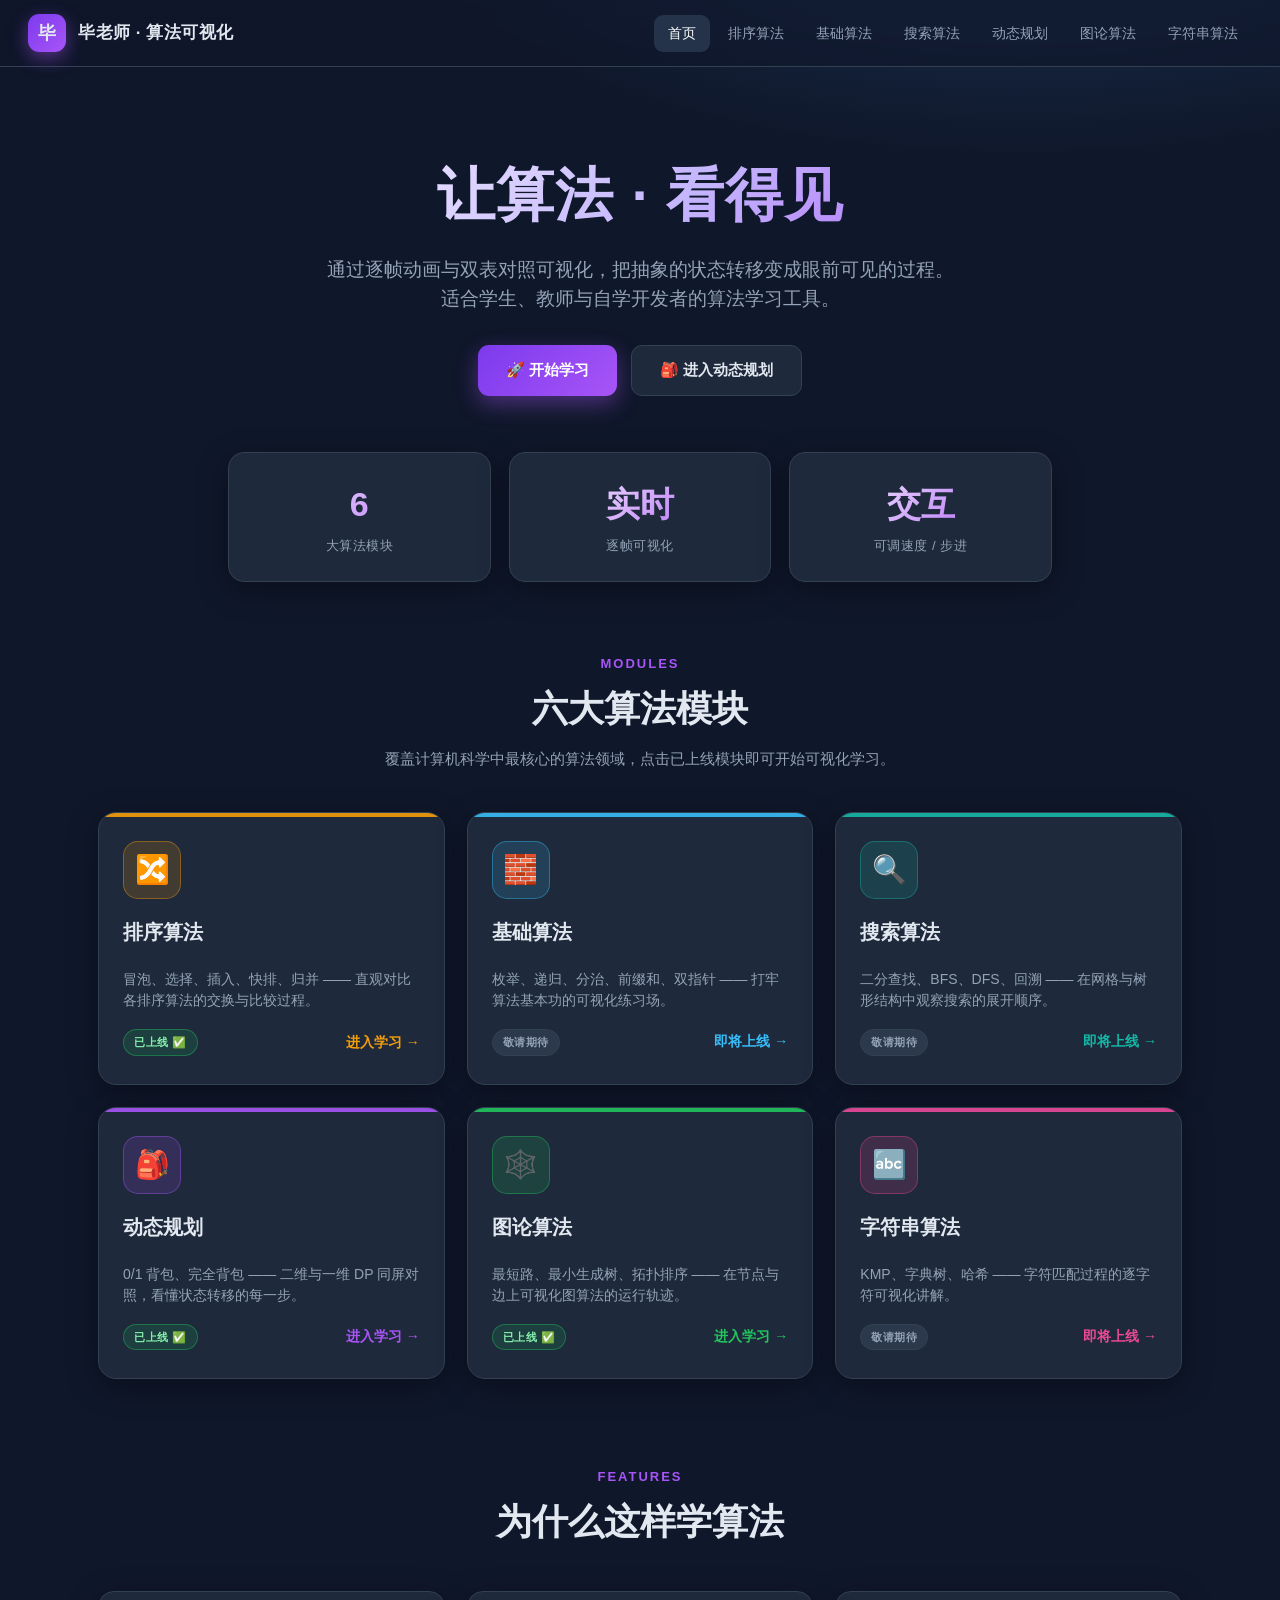
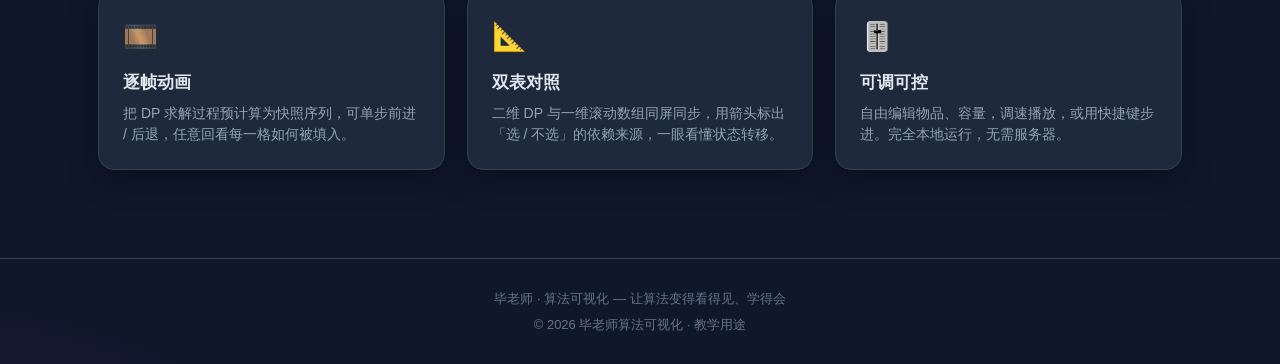
<file: index.html>
<!DOCTYPE html>
<html lang="zh-CN">
<head>
<meta charset="UTF-8">
<meta name="viewport" content="width=device-width, initial-scale=1.0">
<title>毕老师 · 算法可视化</title>
<style>
/* ============================================================
   配色变量（与背包子页统一的深色现代风）
   ============================================================ */
:root{
  --bg:#0f172a;
  --card:#1e293b;
  --card-2:#243349;
  --border:#334155;
  --text:#e2e8f0;
  --text-dim:#94a3b8;
  --text-mute:#64748b;
  --shadow:0 8px 30px rgba(0,0,0,.35);

  /* 模块强调色 */
  --c-sort:#f59e0b;
  --c-basic:#38bdf8;
  --c-search:#14b8a6;
  --c-dp:#a855f7;
  --c-graph:#22c55e;
  --c-string:#ec4899;
}
*{box-sizing:border-box}
html,body{margin:0;padding:0}
body{
  font-family:"Segoe UI","Microsoft YaHei",-apple-system,sans-serif;
  color:var(--text);
  background:radial-gradient(1200px 600px at 80% -10%,#1e3a5f 0%,transparent 60%),
             radial-gradient(900px 500px at -10% 110%,#2a1a4a 0%,transparent 55%),
             var(--bg);
  min-height:100vh;
  line-height:1.5;
}
a{color:inherit;text-decoration:none}

/* ============================================================
   顶部固定导航
   ============================================================ */
header.nav{
  position:sticky;top:0;z-index:50;
  padding:14px 28px;
  background:rgba(15,23,42,.6);
  backdrop-filter:blur(10px);
  border-bottom:1px solid var(--border);
  display:flex;align-items:center;justify-content:space-between;
}
.logo{display:flex;align-items:center;gap:12px;font-weight:800;font-size:17px;letter-spacing:.5px}
.logo .mark{
  width:38px;height:38px;border-radius:11px;
  background:linear-gradient(135deg,#7c3aed,#a855f7);
  display:flex;align-items:center;justify-content:center;
  font-size:18px;box-shadow:0 6px 18px rgba(168,85,247,.45);
}
.nav-links{display:flex;gap:4px;align-items:center}
.nav-links a{
  padding:8px 14px;border-radius:9px;font-size:14px;color:var(--text-dim);
  transition:.16s;cursor:pointer;
}
.nav-links a:hover{color:var(--text);background:var(--card)}
.nav-links a.active{color:#fff;background:var(--card-2)}
.nav-toggle{display:none;background:none;border:1px solid var(--border);color:var(--text);
  border-radius:9px;padding:8px 12px;cursor:pointer;font-size:16px}

/* ============================================================
   Hero 区
   ============================================================ */
.hero{
  max-width:980px;margin:0 auto;padding:84px 28px 56px;text-align:center;
}
.hero h1{
  font-size:clamp(34px,6vw,58px);margin:0 0 18px;font-weight:800;letter-spacing:1px;
  background:linear-gradient(135deg,#fff 0%,#c4b5fd 55%,#a855f7 100%);
  -webkit-background-clip:text;background-clip:text;-webkit-text-fill-color:transparent;
}
.hero p.lead{font-size:clamp(15px,2.2vw,19px);color:var(--text-dim);max-width:640px;margin:0 auto 32px}
.hero-cta{display:flex;gap:14px;justify-content:center;flex-wrap:wrap}
.btn{
  font-family:inherit;font-size:15px;font-weight:600;cursor:pointer;
  padding:13px 28px;border-radius:11px;transition:.16s;border:none;display:inline-flex;align-items:center;gap:8px;
}
.btn-primary{background:linear-gradient(135deg,#7c3aed,#a855f7);color:#fff;box-shadow:0 8px 22px rgba(168,85,247,.4)}
.btn-primary:hover{filter:brightness(1.1);transform:translateY(-2px)}
.btn-ghost{background:var(--card);border:1px solid var(--border);color:var(--text)}
.btn-ghost:hover{border-color:#7c3aed;color:#c4b5fd}

/* ============================================================
   数据统计条
   ============================================================ */
.stats{
  max-width:880px;margin:0 auto;padding:0 28px 72px;
  display:grid;grid-template-columns:repeat(3,1fr);gap:18px;
}
.stat{
  background:var(--card);border:1px solid var(--border);border-radius:16px;padding:26px 18px;text-align:center;
  box-shadow:var(--shadow);
}
.stat .num{font-size:34px;font-weight:800;background:linear-gradient(135deg,#fff,#a855f7);-webkit-background-clip:text;background-clip:text;-webkit-text-fill-color:transparent}
.stat .lbl{font-size:13px;color:var(--text-dim);margin-top:6px;letter-spacing:.5px}

/* ============================================================
   模块卡片网格（核心区）
   ============================================================ */
section{max-width:1140px;margin:0 auto;padding:0 28px}
.section-head{text-align:center;margin-bottom:42px}
.section-head .kicker{font-size:13px;color:#a855f7;font-weight:700;letter-spacing:2px;text-transform:uppercase}
.section-head h2{font-size:clamp(26px,4vw,36px);margin:8px 0 0;font-weight:800}
.section-head p{color:var(--text-dim);margin:12px auto 0;max-width:560px;font-size:15px}

.grid{
  display:grid;grid-template-columns:repeat(3,1fr);gap:22px;margin-bottom:88px;
}
.card{
  background:var(--card);border:1px solid var(--border);border-radius:18px;padding:28px 24px;
  box-shadow:var(--shadow);transition:transform .2s,border-color .2s,box-shadow .2s;
  position:relative;overflow:hidden;display:flex;flex-direction:column;
}
.card::before{
  content:"";position:absolute;top:0;left:0;right:0;height:4px;
  background:var(--accent);opacity:.9;
}
.card:hover{transform:translateY(-5px);border-color:var(--accent);box-shadow:0 16px 40px rgba(0,0,0,.45)}
.card .ico{
  width:58px;height:58px;border-radius:15px;display:flex;align-items:center;justify-content:center;
  font-size:28px;background:color-mix(in srgb,var(--accent) 16%,transparent);
  border:1px solid color-mix(in srgb,var(--accent) 40%,transparent);margin-bottom:18px;
}
.card h3{font-size:20px;margin:0 0 8px;font-weight:700}
.card .desc{color:var(--text-dim);font-size:14px;flex:1;margin-bottom:18px}
.card .meta{display:flex;align-items:center;justify-content:space-between}
.badge{
  font-size:11px;font-weight:700;padding:4px 10px;border-radius:20px;letter-spacing:.5px;
}
.badge.online{background:rgba(34,197,94,.14);color:#86efac;border:1px solid rgba(34,197,94,.4)}
.badge.soon{background:rgba(148,163,184,.12);color:var(--text-dim);border:1px solid var(--border)}
.card-link{
  font-size:14px;font-weight:600;color:var(--accent);display:inline-flex;align-items:center;gap:4px;cursor:pointer;
  background:none;border:none;font-family:inherit;padding:0;
}
.card-link:hover{gap:8px;transition:gap .15s}

/* ============================================================
   特性介绍区
   ============================================================ */
.features{display:grid;grid-template-columns:repeat(3,1fr);gap:22px;margin-bottom:88px}
.feature{
  background:var(--card);border:1px solid var(--border);border-radius:16px;padding:24px;box-shadow:var(--shadow);
}
.feature .f-ico{font-size:28px;margin-bottom:12px}
.feature h4{margin:0 0 8px;font-size:17px;font-weight:700}
.feature p{margin:0;color:var(--text-dim);font-size:14px}

/* ============================================================
   页脚
   ============================================================ */
footer{
  border-top:1px solid var(--border);padding:30px 28px;text-align:center;
  color:var(--text-mute);font-size:13px;
}
footer a{color:var(--text-dim)}
footer a:hover{color:#c4b5fd}

/* ============================================================
   「敬请期待」Modal
   ============================================================ */
.modal-mask{
  position:fixed;inset:0;background:rgba(0,0,0,.6);backdrop-filter:blur(4px);
  display:none;align-items:center;justify-content:center;z-index:100;padding:20px;
}
.modal-mask.show{display:flex}
.modal{
  background:var(--card);border:1px solid var(--border);border-radius:18px;padding:34px 30px;
  max-width:380px;width:100%;text-align:center;box-shadow:0 20px 60px rgba(0,0,0,.5);
  animation:pop .22s ease;
}
@keyframes pop{from{transform:scale(.9);opacity:0}to{transform:scale(1);opacity:1}}
.modal .m-ico{font-size:46px;margin-bottom:14px}
.modal h3{margin:0 0 10px;font-size:21px}
.modal p{color:var(--text-dim);font-size:14px;margin:0 0 22px}
.modal .btn{width:100%;justify-content:center}

/* ============================================================
   响应式
   ============================================================ */
@media(max-width:900px){
  .grid,.features,.stats{grid-template-columns:repeat(2,1fr)}
}
@media(max-width:680px){
  .nav-links{display:none;position:absolute;top:100%;left:0;right:0;flex-direction:column;
    background:rgba(15,23,42,.97);padding:12px;border-bottom:1px solid var(--border);gap:2px}
  .nav-links.open{display:flex}
  .nav-links a{padding:12px 16px}
  .nav-toggle{display:block}
  .hero{padding-top:56px}
  .grid,.features,.stats{grid-template-columns:1fr}
}
</style>
</head>
<body>

<!-- ===================== 顶部导航 ===================== -->
<header class="nav">
  <div class="logo">
    <span class="mark">毕</span>
    <span>毕老师 · 算法可视化</span>
  </div>
  <button class="nav-toggle" id="navToggle" aria-label="菜单">☰</button>
  <nav class="nav-links" id="navLinks">
    <a href="#home" class="active">首页</a>
    <a href="sort/index.html">排序算法</a>
    <a href="#modules" data-soon>基础算法</a>
    <a href="#modules" data-soon>搜索算法</a>
    <a href="dp/complete-knapsack.html">动态规划</a>
    <a href="graph/index.html">图论算法</a>
    <a href="#modules" data-soon>字符串算法</a>
  </nav>
</header>

<!-- ===================== Hero ===================== -->
<section class="hero" id="home">
  <h1>让算法 · 看得见</h1>
  <p class="lead">通过逐帧动画与双表对照可视化，把抽象的状态转移变成眼前可见的过程。
     适合学生、教师与自学开发者的算法学习工具。</p>
  <div class="hero-cta">
    <a href="#modules" class="btn btn-primary">🚀 开始学习</a>
    <a href="dp/complete-knapsack.html" class="btn btn-ghost">🎒 进入动态规划</a>
  </div>
</section>

<!-- ===================== 数据统计 ===================== -->
<div class="stats">
  <div class="stat"><div class="num">6</div><div class="lbl">大算法模块</div></div>
  <div class="stat"><div class="num">实时</div><div class="lbl">逐帧可视化</div></div>
  <div class="stat"><div class="num">交互</div><div class="lbl">可调速度 / 步进</div></div>
</div>

<!-- ===================== 模块卡片 ===================== -->
<section id="modules">
  <div class="section-head">
    <div class="kicker">Modules</div>
    <h2>六大算法模块</h2>
    <p>覆盖计算机科学中最核心的算法领域，点击已上线模块即可开始可视化学习。</p>
  </div>

  <div class="grid">

    <!-- 排序算法 -->
    <a class="card" href="sort/index.html" style="--accent:var(--c-sort);text-decoration:none;color:inherit">
      <div class="ico">🔀</div>
      <h3>排序算法</h3>
      <p class="desc">冒泡、选择、插入、快排、归并 —— 直观对比各排序算法的交换与比较过程。</p>
      <div class="meta">
        <span class="badge online">已上线 ✅</span>
        <span class="card-link">进入学习 →</span>
      </div>
    </a>

    <!-- 基础算法 -->
    <div class="card" style="--accent:var(--c-basic)">
      <div class="ico">🧱</div>
      <h3>基础算法</h3>
      <p class="desc">枚举、递归、分治、前缀和、双指针 —— 打牢算法基本功的可视化练习场。</p>
      <div class="meta">
        <span class="badge soon">敬请期待</span>
        <button class="card-link" data-soon>即将上线 →</button>
      </div>
    </div>

    <!-- 搜索算法 -->
    <div class="card" style="--accent:var(--c-search)">
      <div class="ico">🔍</div>
      <h3>搜索算法</h3>
      <p class="desc">二分查找、BFS、DFS、回溯 —— 在网格与树形结构中观察搜索的展开顺序。</p>
      <div class="meta">
        <span class="badge soon">敬请期待</span>
        <button class="card-link" data-soon>即将上线 →</button>
      </div>
    </div>

    <!-- 动态规划（已上线） -->
    <a class="card" href="dp/complete-knapsack.html" style="--accent:var(--c-dp);text-decoration:none;color:inherit">
      <div class="ico">🎒</div>
      <h3>动态规划</h3>
      <p class="desc">0/1 背包、完全背包 —— 二维与一维 DP 同屏对照，看懂状态转移的每一步。</p>
      <div class="meta">
        <span class="badge online">已上线 ✅</span>
        <span class="card-link">进入学习 →</span>
      </div>
    </a>

    <!-- 图论算法 -->
    <a class="card" href="graph/index.html" style="--accent:var(--c-graph);text-decoration:none;color:inherit">
      <div class="ico">🕸️</div>
      <h3>图论算法</h3>
      <p class="desc">最短路、最小生成树、拓扑排序 —— 在节点与边上可视化图算法的运行轨迹。</p>
      <div class="meta">
        <span class="badge online">已上线 ✅</span>
        <span class="card-link">进入学习 →</span>
      </div>
    </a>

    <!-- 字符串算法 -->
    <div class="card" style="--accent:var(--c-string)">
      <div class="ico">🔤</div>
      <h3>字符串算法</h3>
      <p class="desc">KMP、字典树、哈希 —— 字符匹配过程的逐字符可视化讲解。</p>
      <div class="meta">
        <span class="badge soon">敬请期待</span>
        <button class="card-link" data-soon>即将上线 →</button>
      </div>
    </div>

  </div>
</section>

<!-- ===================== 特性介绍 ===================== -->
<section>
  <div class="section-head">
    <div class="kicker">Features</div>
    <h2>为什么这样学算法</h2>
  </div>
  <div class="features">
    <div class="feature">
      <div class="f-ico">🎞️</div>
      <h4>逐帧动画</h4>
      <p>把 DP 求解过程预计算为快照序列，可单步前进 / 后退，任意回看每一格如何被填入。</p>
    </div>
    <div class="feature">
      <div class="f-ico">📐</div>
      <h4>双表对照</h4>
      <p>二维 DP 与一维滚动数组同屏同步，用箭头标出「选 / 不选」的依赖来源，一眼看懂状态转移。</p>
    </div>
    <div class="feature">
      <div class="f-ico">🎚️</div>
      <h4>可调可控</h4>
      <p>自由编辑物品、容量，调速播放，或用快捷键步进。完全本地运行，无需服务器。</p>
    </div>
  </div>
</section>

<!-- ===================== 页脚 ===================== -->
<footer>
  <div>毕老师 · 算法可视化 — 让算法变得看得见、学得会</div>
  <div style="margin-top:6px">© 2026 毕老师算法可视化 · 教学用途</div>
</footer>

<!-- ===================== 「敬请期待」Modal ===================== -->
<div class="modal-mask" id="modalMask">
  <div class="modal">
    <div class="m-ico">🚧</div>
    <h3 id="modalTitle">该模块正在开发中</h3>
    <p id="modalText">这一模块的内容还在准备中，敬请关注后续更新。<br>你可以先体验已上线的「动态规划」模块。</p>
    <button class="btn btn-primary" id="modalClose">知道了</button>
  </div>
</div>

<script>
/* ============================================================
   交互：移动端菜单 + 「敬请期待」弹窗 + 导航高亮
   ============================================================ */
(function(){
  // 移动端菜单展开
  const navToggle = document.getElementById('navToggle');
  const navLinks  = document.getElementById('navLinks');
  navToggle.addEventListener('click',()=>navLinks.classList.toggle('open'));
  // 点击菜单项后收起
  navLinks.querySelectorAll('a').forEach(a=>{
    a.addEventListener('click',()=>navLinks.classList.remove('open'));
  });

  // 「敬请期待」弹窗
  const mask = document.getElementById('modalMask');
  const modalTitle = document.getElementById('modalTitle');
  const modalText  = document.getElementById('modalText');
  function openSoon(name){
    if(name){
      modalTitle.textContent = name + ' · 即将上线';
      modalText.innerHTML = '「'+name+'」模块正在开发中，敬请关注后续更新。<br>你可以先体验已上线的「动态规划」模块。';
    }
    mask.classList.add('show');
  }
  function closeModal(){ mask.classList.remove('show'); }
  document.getElementById('modalClose').addEventListener('click',closeModal);
  mask.addEventListener('click',e=>{ if(e.target===mask) closeModal(); });
  document.addEventListener('keydown',e=>{ if(e.key==='Escape') closeModal(); });

  // 所有标记 data-soon 的元素，拦截默认行为并弹窗
  // card-link 带模块名（取同卡片 h3）；导航项用其文字
  document.querySelectorAll('[data-soon]').forEach(el=>{
    el.addEventListener('click',e=>{
      e.preventDefault();
      let name = el.textContent.trim().replace(/→$/,'').trim();
      // 卡片按钮：找同卡片标题
      if(el.classList.contains('card-link')){
        const card = el.closest('.card');
        if(card){ const h = card.querySelector('h3'); if(h) name = h.textContent.trim(); }
      }
      openSoon(name);
    });
  });

  // 导航高亮：滚动到对应区域（这里只处理首页锚点）
  navLinks.querySelectorAll('a').forEach(a=>{
    a.addEventListener('click',()=>{
      navLinks.querySelectorAll('a').forEach(x=>x.classList.remove('active'));
      a.classList.add('active');
    });
  });
})();
</script>
</body>
</html>
</file>
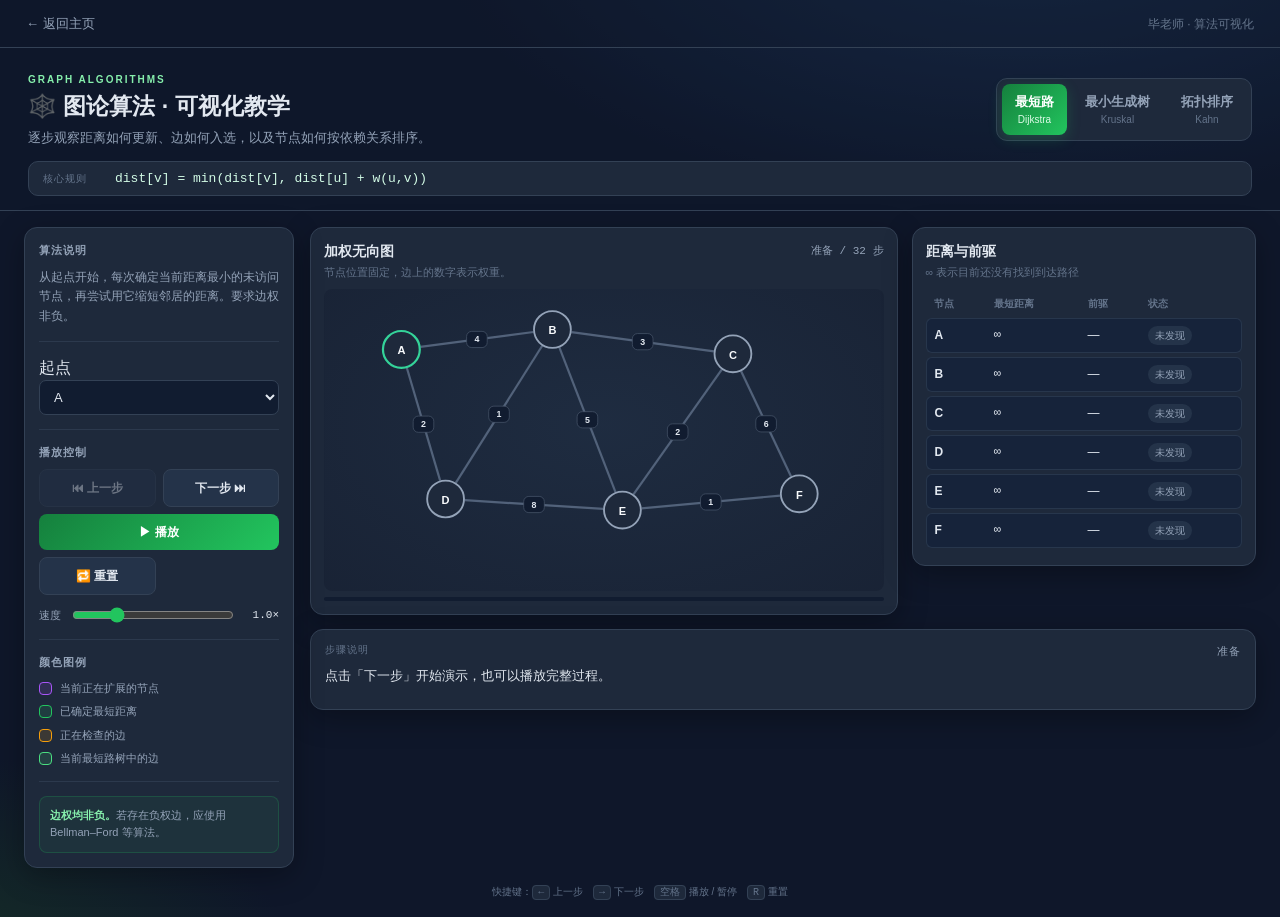
<file: graph/index.html>
<!DOCTYPE html>
<html lang="zh-CN">
<head>
<meta charset="UTF-8">
<meta name="viewport" content="width=device-width, initial-scale=1.0">
<meta name="theme-color" content="#0f172a">
<title>图论算法 · 可视化教学 — 毕老师算法可视化</title>
<link rel="stylesheet" href="graph.css">
</head>
<body>
<div class="topnav">
  <a class="back" href="../index.html">← 返回主页</a>
  <span class="project-name">毕老师 · 算法可视化</span>
</div>

<header class="page-header">
  <div class="title-row">
    <div>
      <div class="eyebrow">GRAPH ALGORITHMS</div>
      <h1>🕸️ 图论算法 · 可视化教学</h1>
      <p class="subtitle">逐步观察距离如何更新、边如何入选，以及节点如何按依赖关系排序。</p>
    </div>
    <div class="algorithm-tabs" role="tablist" aria-label="选择图算法">
      <button class="algorithm-tab active" data-algorithm="dijkstra" role="tab" aria-selected="true">最短路 <small>Dijkstra</small></button>
      <button class="algorithm-tab" data-algorithm="kruskal" role="tab" aria-selected="false">最小生成树 <small>Kruskal</small></button>
      <button class="algorithm-tab" data-algorithm="topo" role="tab" aria-selected="false">拓扑排序 <small>Kahn</small></button>
    </div>
  </div>
  <div class="formula-box" id="formulaBox"></div>
</header>

<div class="layout">
  <aside class="panel">
    <div class="panel-section">
      <h2>算法说明</h2>
      <p id="algorithmDescription" class="description"></p>
    </div>
    <div class="panel-section" id="sourceSection">
      <label for="sourceSelect">起点</label>
      <select id="sourceSelect" class="control-select"></select>
    </div>
    <div class="panel-section">
      <h2>播放控制</h2>
      <div class="controls">
        <button class="btn" id="btnPrev" title="上一步">⏮ 上一步</button>
        <button class="btn" id="btnNext" title="下一步">下一步 ⏭</button>
        <button class="btn primary" id="btnPlay">▶ 播放</button>
        <button class="btn" id="btnReset">🔁 重置</button>
      </div>
      <div class="speed-row">
        <label for="speed">速度</label>
        <input type="range" id="speed" min="0.5" max="2.5" step="0.1" value="1">
        <span class="speed-val mono" id="speedVal">1.0×</span>
      </div>
    </div>
    <div class="panel-section">
      <h2>颜色图例</h2>
      <div class="legend" id="legend"></div>
    </div>
    <div class="panel-section note-box" id="graphNote"></div>
  </aside>

  <main class="viz">
    <section class="viz-card graph-card">
      <div class="viz-card-head">
        <div>
          <h2 class="viz-card-title" id="graphTitle">加权无向图</h2>
          <p class="viz-card-subtitle" id="graphSubtitle"></p>
        </div>
        <span class="step-counter" id="stepCounter" aria-live="polite">准备中</span>
      </div>
      <div class="graph-scroll">
        <svg id="graphSvg" viewBox="0 0 760 410" role="img" aria-label="图算法逐步演示图"></svg>
      </div>
      <div class="progress-bar"><div class="progress-fill" id="progressFill"></div></div>
    </section>

    <section class="viz-card data-card">
      <div class="viz-card-head">
        <div>
          <h2 class="viz-card-title" id="dataTitle">距离表</h2>
          <p class="viz-card-subtitle" id="dataSubtitle"></p>
        </div>
      </div>
      <div id="dataView" class="data-view"></div>
    </section>

    <section class="explain" aria-live="polite">
      <div class="explain-title"><span>步骤说明</span><span class="step-counter" id="explainCounter">—</span></div>
      <div class="explain-body" id="explainBody">点击「下一步」开始演示，也可以播放完整过程。</div>
    </section>
  </main>
</div>

<div class="shortcuts">快捷键：<kbd>←</kbd> 上一步　<kbd>→</kbd> 下一步　<kbd>空格</kbd> 播放 / 暂停　<kbd>R</kbd> 重置</div>
<script src="graph.js"></script>
</body>
</html>
</file>
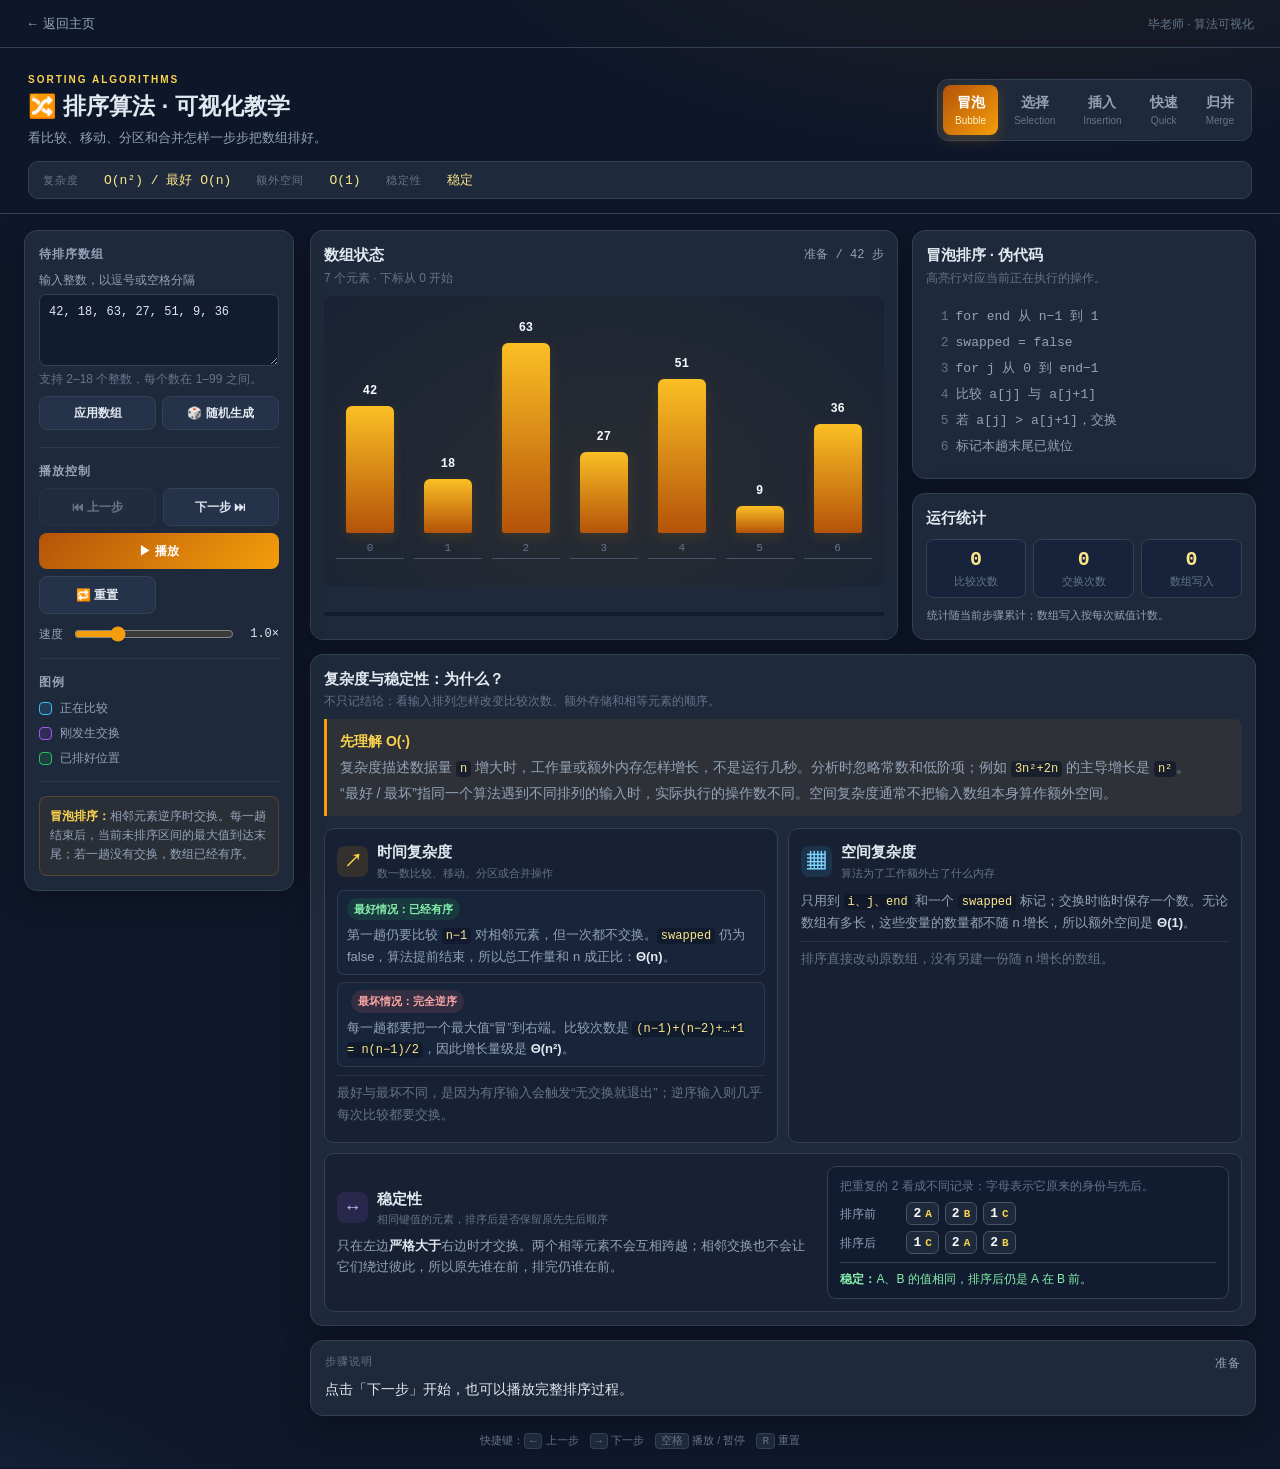
<file: sort/index.html>
<!DOCTYPE html>
<html lang="zh-CN">
<head>
<meta charset="UTF-8">
<meta name="viewport" content="width=device-width, initial-scale=1.0">
<meta name="theme-color" content="#0f172a">
<title>排序算法 · 可视化教学 — 毕老师算法可视化</title>
<link rel="stylesheet" href="sort.css">
</head>
<body>
<div class="topnav">
  <a class="back" href="../index.html">← 返回主页</a>
  <span class="project-name">毕老师 · 算法可视化</span>
</div>

<header class="page-header">
  <div class="title-row">
    <div>
      <div class="eyebrow">SORTING ALGORITHMS</div>
      <h1>🔀 排序算法 · 可视化教学</h1>
      <p class="subtitle">看比较、移动、分区和合并怎样一步步把数组排好。</p>
    </div>
    <div class="algorithm-tabs" role="tablist" aria-label="选择排序算法">
      <button class="algorithm-tab active" data-algorithm="bubble" role="tab" aria-selected="true">冒泡 <small>Bubble</small></button>
      <button class="algorithm-tab" data-algorithm="selection" role="tab" aria-selected="false">选择 <small>Selection</small></button>
      <button class="algorithm-tab" data-algorithm="insertion" role="tab" aria-selected="false">插入 <small>Insertion</small></button>
      <button class="algorithm-tab" data-algorithm="quick" role="tab" aria-selected="false">快速 <small>Quick</small></button>
      <button class="algorithm-tab" data-algorithm="merge" role="tab" aria-selected="false">归并 <small>Merge</small></button>
    </div>
  </div>
  <div class="algorithm-facts" id="algorithmFacts"></div>
</header>

<div class="layout">
  <aside class="panel">
    <section class="panel-section">
      <h2>待排序数组</h2>
      <label class="field-label" for="arrayInput">输入整数，以逗号或空格分隔</label>
      <textarea id="arrayInput" rows="3" spellcheck="false" aria-describedby="inputHint"></textarea>
      <div class="input-hint" id="inputHint">支持 2–18 个整数，每个数在 1–99 之间。</div>
      <div class="input-actions">
        <button class="btn btn-small" id="btnApply">应用数组</button>
        <button class="btn btn-small" id="btnRandom">🎲 随机生成</button>
      </div>
      <div class="error-message" id="inputError" role="alert"></div>
    </section>
    <section class="panel-section">
      <h2>播放控制</h2>
      <div class="controls">
        <button class="btn" id="btnPrev" title="上一步">⏮ 上一步</button>
        <button class="btn" id="btnNext" title="下一步">下一步 ⏭</button>
        <button class="btn primary" id="btnPlay">▶ 播放</button>
        <button class="btn" id="btnReset">🔁 重置</button>
      </div>
      <div class="speed-row">
        <label for="speed">速度</label>
        <input type="range" id="speed" min="0.5" max="2.5" step="0.1" value="1">
        <span class="speed-val mono" id="speedVal">1.0×</span>
      </div>
    </section>
    <section class="panel-section">
      <h2>图例</h2>
      <div class="legend" id="legend"></div>
    </section>
    <section class="panel-section note-box" id="algorithmNote"></section>
  </aside>

  <main class="viz">
    <section class="viz-card array-card">
      <div class="viz-card-head">
        <div>
          <h2 class="viz-card-title">数组状态</h2>
          <p class="viz-card-subtitle" id="arraySubtitle">柱高表示数值大小，位置表示数组下标。</p>
        </div>
        <span class="step-counter" id="stepCounter" aria-live="polite">准备中</span>
      </div>
      <div class="array-stage" id="arrayStage" role="img" aria-label="数组排序过程可视化"></div>
      <div class="array-caption" id="arrayCaption"></div>
      <div class="progress-bar"><div class="progress-fill" id="progressFill"></div></div>
    </section>

    <section class="viz-card code-card">
      <div class="viz-card-head">
        <div>
          <h2 class="viz-card-title" id="codeTitle">算法步骤</h2>
          <p class="viz-card-subtitle">高亮行对应当前正在执行的操作。</p>
        </div>
      </div>
      <ol class="code-list" id="codeList"></ol>
    </section>

    <section class="viz-card metrics-card">
      <div class="viz-card-head"><h2 class="viz-card-title">运行统计</h2></div>
      <div class="metrics" id="metrics"></div>
    </section>

    <section class="viz-card concept-card">
      <div class="viz-card-head">
        <div>
          <h2 class="viz-card-title">复杂度与稳定性：为什么？</h2>
          <p class="viz-card-subtitle">不只记结论：看输入排列怎样改变比较次数、额外存储和相等元素的顺序。</p>
        </div>
      </div>
      <div class="concept-intro">
        <strong>先理解 O(·)</strong>
        <p>复杂度描述数据量 <code>n</code> 增大时，工作量或额外内存怎样增长，不是运行几秒。分析时忽略常数和低阶项；例如 <code>3n²+2n</code> 的主导增长是 <code>n²</code>。</p>
        <p>“最好 / 最坏”指同一个算法遇到不同排列的输入时，实际执行的操作数不同。空间复杂度通常不把输入数组本身算作额外空间。</p>
      </div>
      <div class="concept-grid">
        <article class="concept-panel">
          <div class="concept-heading"><span class="concept-icon time-icon">↗</span><div><h3>时间复杂度</h3><p>数一数比较、移动、分区或合并操作</p></div></div>
          <div class="concept-copy" id="timeExplanation"></div>
        </article>
        <article class="concept-panel">
          <div class="concept-heading"><span class="concept-icon space-icon">▦</span><div><h3>空间复杂度</h3><p>算法为了工作额外占了什么内存</p></div></div>
          <div class="concept-copy" id="spaceExplanation"></div>
        </article>
        <article class="concept-panel stability-panel">
          <div class="stability-copy">
            <div class="concept-heading"><span class="concept-icon stable-icon">↔</span><div><h3>稳定性</h3><p>相同键值的元素，排序后是否保留原先先后顺序</p></div></div>
            <div class="concept-copy" id="stabilityExplanation"></div>
          </div>
          <div class="stability-demo">
            <div class="demo-intro">把重复的 2 看成不同记录：字母表示它原来的身份与先后。</div>
            <div class="demo-row"><span>排序前</span><div class="records" id="stabilityBefore"></div></div>
            <div class="demo-row"><span>排序后</span><div class="records" id="stabilityAfter"></div></div>
            <div class="demo-result" id="stabilityResult"></div>
          </div>
        </article>
      </div>
    </section>

    <section class="explain" aria-live="polite">
      <div class="explain-title"><span>步骤说明</span><span class="step-counter" id="explainCounter">—</span></div>
      <div class="explain-body" id="explainBody">点击「下一步」开始，也可以播放完整排序过程。</div>
    </section>
  </main>
</div>

<div class="shortcuts">快捷键：<kbd>←</kbd> 上一步　<kbd>→</kbd> 下一步　<kbd>空格</kbd> 播放 / 暂停　<kbd>R</kbd> 重置</div>
<script src="sort.js"></script>
</body>
</html>
</file>
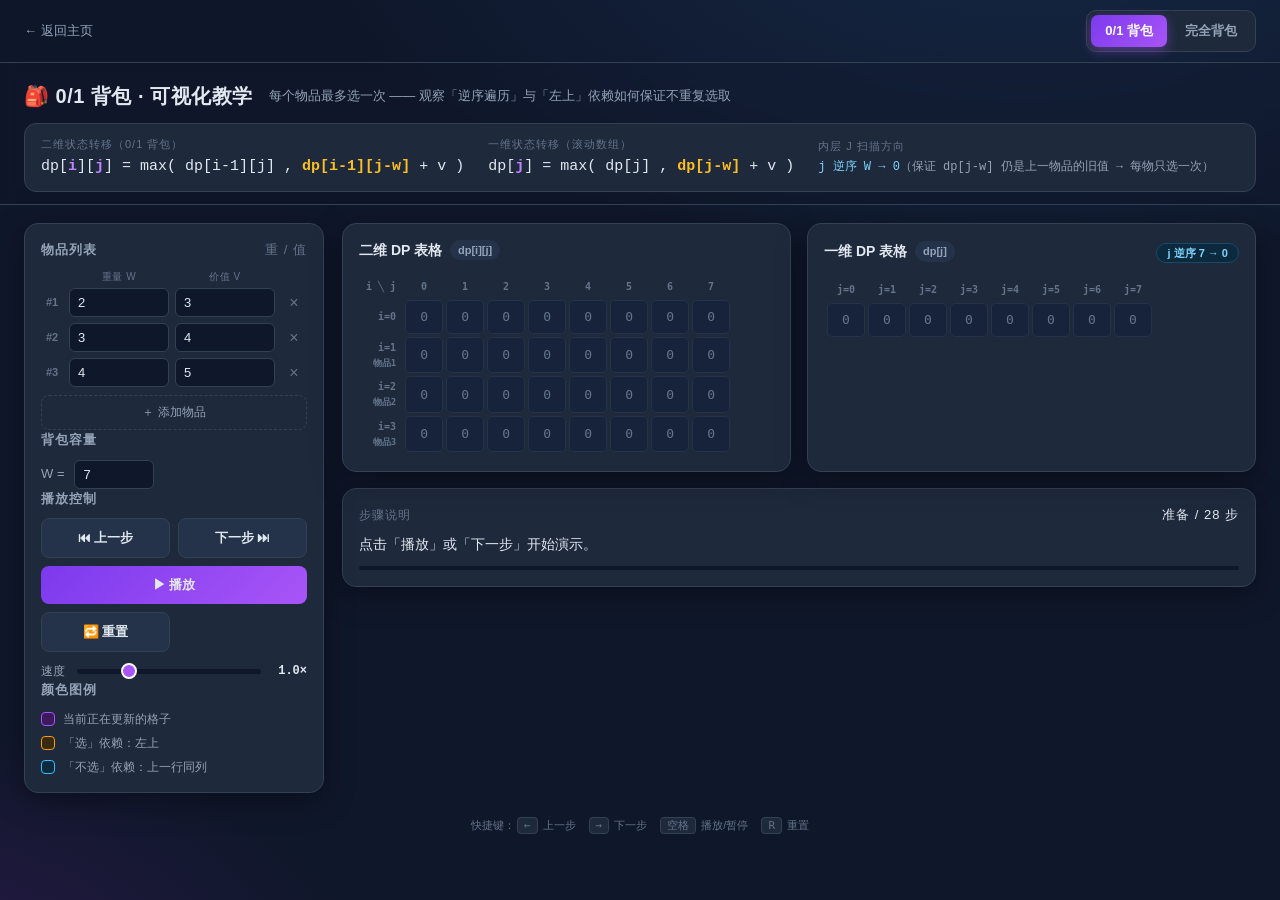
<file: dp/01knapsack.html>
<!DOCTYPE html>
<html lang="zh-CN">
<head>
<meta charset="UTF-8">
<meta name="viewport" content="width=device-width, initial-scale=1.0">
<title>0/1 背包 · 可视化教学 — 毕老师算法可视化</title>
<link rel="stylesheet" href="knapsack.css">
</head>
<body>

<!-- ===================== 返回导航 ===================== -->
<div class="topnav">
  <a class="back" href="../index.html">← 返回主页</a>
  <div class="seg">
    <a href="01knapsack.html" class="active">0/1 背包</a>
    <a href="complete-knapsack.html">完全背包</a>
  </div>
</div>

<!-- ===================== 顶部 ===================== -->
<header>
  <div class="title-row">
    <h1>🎒 0/1 背包 · 可视化教学</h1>
    <span class="subtitle">每个物品最多选一次 —— 观察「逆序遍历」与「左上」依赖如何保证不重复选取</span>
  </div>

  <div class="formula-box">
    <div class="formula-block">
      <span class="formula-label" id="fLabel">二维状态转移</span>
      <span class="formula mono" id="f2d"></span>
    </div>
    <div class="formula-block">
      <span class="formula-label">一维状态转移（滚动数组）</span>
      <span class="formula mono" id="f1d"></span>
    </div>
    <div class="formula-block">
      <span class="formula-label">内层 j 扫描方向</span>
      <span class="formula-note mono" id="fDir"></span>
    </div>
  </div>
</header>

<!-- ===================== 主体 ===================== -->
<div class="layout">

  <!-- 左侧控制面板 -->
  <aside class="panel">
    <h3>物品列表 <span style="font-weight:400;color:var(--text-mute);text-transform:none">重 / 值</span></h3>
    <div class="item-head"><span></span><span>重量 w</span><span>价值 v</span><span></span></div>
    <div class="items-list" id="itemsList"></div>
    <button class="btn-add" id="btnAddItem">＋ 添加物品</button>

    <h3>背包容量</h3>
    <div class="capacity-row">
      <label>W =</label>
      <input type="number" class="item-input" id="capacityInput" value="7" min="1" max="20" style="max-width:80px">
    </div>

    <h3>播放控制</h3>
    <div class="controls">
      <button class="btn" id="btnPrev" title="上一步">⏮ 上一步</button>
      <button class="btn" id="btnNext" title="下一步">下一步 ⏭</button>
      <button class="btn primary" id="btnPlay">▶ 播放</button>
      <button class="btn" id="btnReset" title="重置">🔁 重置</button>
    </div>
    <div class="speed-row">
      <span>速度</span>
      <input type="range" id="speed" min="0.3" max="3" step="0.1" value="1">
      <span class="speed-val mono" id="speedVal">1.0×</span>
    </div>

    <h3>颜色图例</h3>
    <div class="legend">
      <div class="legend-item"><span class="legend-dot" style="background:var(--cur-bg);border:1px solid var(--cur)"></span>当前正在更新的格子</div>
      <div class="legend-item"><span class="legend-dot" style="background:var(--pick-bg);border:1px solid var(--pick)"></span>「选」依赖：左上</div>
      <div class="legend-item"><span class="legend-dot" style="background:var(--skip-bg);border:1px solid var(--skip)"></span>「不选」依赖：上一行同列</div>
    </div>
  </aside>

  <!-- 右侧可视化 -->
  <main class="viz">

    <div class="tables-wrap">
      <!-- 二维表 -->
      <div class="viz-card" id="card2d">
        <div class="viz-card-head">
          <div class="viz-card-title">二维 DP 表格 <span class="tag">dp[i][j]</span></div>
        </div>
        <div class="table-scroll">
          <table class="dp-table" id="table2d"></table>
        </div>
        <div class="arrow-layer" id="arrows2d"><svg></svg></div>
      </div>

      <!-- 一维表 -->
      <div class="viz-card" id="card1d">
        <div class="viz-card-head">
          <div class="viz-card-title">一维 DP 表格 <span class="tag">dp[j]</span></div>
          <div id="dirBadge"></div>
        </div>
        <div class="table-scroll scan-bar-wrap" id="scroll1d">
          <table class="dp-table" id="table1d"></table>
          <div class="scan-bar" id="scanBar"></div>
        </div>
        <div class="arrow-layer" id="arrows1d"><svg></svg></div>
      </div>
    </div>

    <!-- 步骤说明 -->
    <div class="explain">
      <div class="explain-title">
        <span>步骤说明</span>
        <span class="step-counter" id="stepCounter">—</span>
      </div>
      <div class="explain-body" id="explainBody">点击「播放」或「下一步」开始演示。</div>
      <div class="progress-bar"><div class="progress-fill" id="progressFill"></div></div>
    </div>

  </main>
</div>

<div class="shortcuts">
  快捷键：<kbd>←</kbd> 上一步　<kbd>→</kbd> 下一步　<kbd>空格</kbd> 播放/暂停　<kbd>R</kbd> 重置
</div>

<script src="knapsack-core.js"></script>
<script>
// 固定 0/1 背包模式启动
initKnapsack({ mode: 'zeroOne' });
</script>
</body>
</html>
</file>
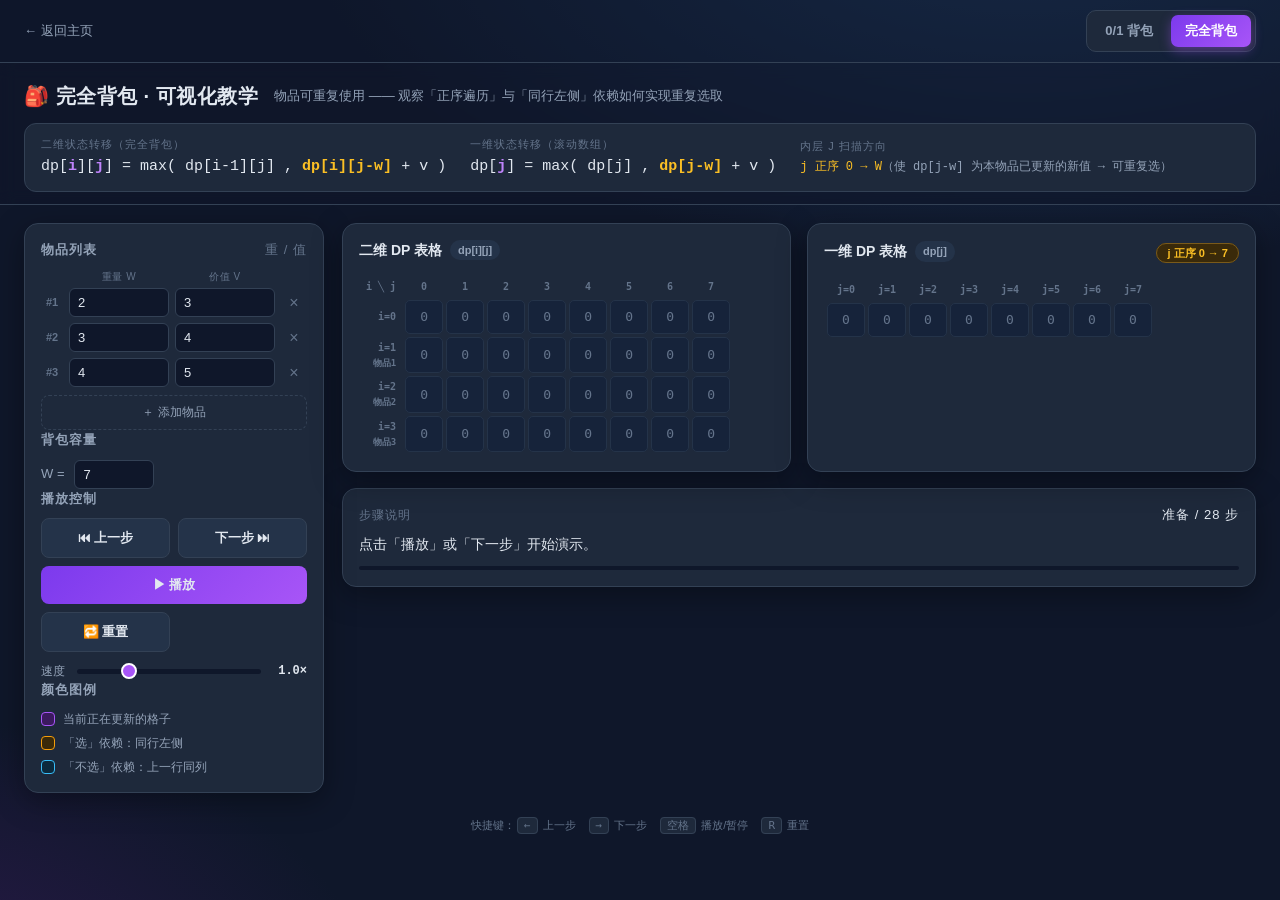
<file: dp/complete-knapsack.html>
<!DOCTYPE html>
<html lang="zh-CN">
<head>
<meta charset="UTF-8">
<meta name="viewport" content="width=device-width, initial-scale=1.0">
<title>完全背包 · 可视化教学 — 毕老师算法可视化</title>
<link rel="stylesheet" href="knapsack.css">
</head>
<body>

<!-- ===================== 返回导航 ===================== -->
<div class="topnav">
  <a class="back" href="../index.html">← 返回主页</a>
  <div class="seg">
    <a href="01knapsack.html">0/1 背包</a>
    <a href="complete-knapsack.html" class="active">完全背包</a>
  </div>
</div>

<!-- ===================== 顶部 ===================== -->
<header>
  <div class="title-row">
    <h1>🎒 完全背包 · 可视化教学</h1>
    <span class="subtitle">物品可重复使用 —— 观察「正序遍历」与「同行左侧」依赖如何实现重复选取</span>
  </div>

  <div class="formula-box">
    <div class="formula-block">
      <span class="formula-label" id="fLabel">二维状态转移</span>
      <span class="formula mono" id="f2d"></span>
    </div>
    <div class="formula-block">
      <span class="formula-label">一维状态转移（滚动数组）</span>
      <span class="formula mono" id="f1d"></span>
    </div>
    <div class="formula-block">
      <span class="formula-label">内层 j 扫描方向</span>
      <span class="formula-note mono" id="fDir"></span>
    </div>
  </div>
</header>

<!-- ===================== 主体 ===================== -->
<div class="layout">

  <!-- 左侧控制面板 -->
  <aside class="panel">
    <h3>物品列表 <span style="font-weight:400;color:var(--text-mute);text-transform:none">重 / 值</span></h3>
    <div class="item-head"><span></span><span>重量 w</span><span>价值 v</span><span></span></div>
    <div class="items-list" id="itemsList"></div>
    <button class="btn-add" id="btnAddItem">＋ 添加物品</button>

    <h3>背包容量</h3>
    <div class="capacity-row">
      <label>W =</label>
      <input type="number" class="item-input" id="capacityInput" value="7" min="1" max="20" style="max-width:80px">
    </div>

    <h3>播放控制</h3>
    <div class="controls">
      <button class="btn" id="btnPrev" title="上一步">⏮ 上一步</button>
      <button class="btn" id="btnNext" title="下一步">下一步 ⏭</button>
      <button class="btn primary" id="btnPlay">▶ 播放</button>
      <button class="btn" id="btnReset" title="重置">🔁 重置</button>
    </div>
    <div class="speed-row">
      <span>速度</span>
      <input type="range" id="speed" min="0.3" max="3" step="0.1" value="1">
      <span class="speed-val mono" id="speedVal">1.0×</span>
    </div>

    <h3>颜色图例</h3>
    <div class="legend">
      <div class="legend-item"><span class="legend-dot" style="background:var(--cur-bg);border:1px solid var(--cur)"></span>当前正在更新的格子</div>
      <div class="legend-item"><span class="legend-dot" style="background:var(--pick-bg);border:1px solid var(--pick)"></span>「选」依赖：同行左侧</div>
      <div class="legend-item"><span class="legend-dot" style="background:var(--skip-bg);border:1px solid var(--skip)"></span>「不选」依赖：上一行同列</div>
    </div>
  </aside>

  <!-- 右侧可视化 -->
  <main class="viz">

    <div class="tables-wrap">
      <!-- 二维表 -->
      <div class="viz-card" id="card2d">
        <div class="viz-card-head">
          <div class="viz-card-title">二维 DP 表格 <span class="tag">dp[i][j]</span></div>
        </div>
        <div class="table-scroll">
          <table class="dp-table" id="table2d"></table>
        </div>
        <div class="arrow-layer" id="arrows2d"><svg></svg></div>
      </div>

      <!-- 一维表 -->
      <div class="viz-card" id="card1d">
        <div class="viz-card-head">
          <div class="viz-card-title">一维 DP 表格 <span class="tag">dp[j]</span></div>
          <div id="dirBadge"></div>
        </div>
        <div class="table-scroll scan-bar-wrap" id="scroll1d">
          <table class="dp-table" id="table1d"></table>
          <div class="scan-bar" id="scanBar"></div>
        </div>
        <div class="arrow-layer" id="arrows1d"><svg></svg></div>
      </div>
    </div>

    <!-- 步骤说明 -->
    <div class="explain">
      <div class="explain-title">
        <span>步骤说明</span>
        <span class="step-counter" id="stepCounter">—</span>
      </div>
      <div class="explain-body" id="explainBody">点击「播放」或「下一步」开始演示。</div>
      <div class="progress-bar"><div class="progress-fill" id="progressFill"></div></div>
    </div>

  </main>
</div>

<div class="shortcuts">
  快捷键：<kbd>←</kbd> 上一步　<kbd>→</kbd> 下一步　<kbd>空格</kbd> 播放/暂停　<kbd>R</kbd> 重置
</div>

<script src="knapsack-core.js"></script>
<script>
// 固定完全背包模式启动
initKnapsack({ mode: 'complete' });
</script>
</body>
</html>
</file>
<file: graph/graph.css>
:root{
  --bg:#0f172a;--card:#1e293b;--card-2:#243349;--border:#334155;
  --text:#e2e8f0;--text-dim:#94a3b8;--text-mute:#64748b;
  --green:#22c55e;--green-bg:#103522;--purple:#a855f7;--purple-bg:#3b1a5e;
  --amber:#f59e0b;--amber-bg:#3a2a0a;--blue:#38bdf8;--blue-bg:#0c2a3d;
  --red:#f87171;--shadow:0 8px 30px rgba(0,0,0,.3)
}
*{box-sizing:border-box}
html,body{margin:0;min-height:100%;scroll-behavior:smooth}
body{font-family:"Segoe UI","Microsoft YaHei",-apple-system,sans-serif;color:var(--text);background:radial-gradient(1000px 500px at 80% -10%,#1e3a5f 0%,transparent 60%),radial-gradient(800px 480px at -10% 110%,#173526 0%,transparent 55%),var(--bg);line-height:1.5}
button,select{font:inherit}
.mono{font-family:"Cascadia Code","Consolas",monospace}
.topnav{height:48px;padding:0 26px;border-bottom:1px solid var(--border);display:flex;align-items:center;justify-content:space-between;background:rgba(15,23,42,.58)}
.topnav a{color:var(--text-dim);font-size:13px;text-decoration:none}.topnav a:hover{color:#fff}.project-name{font-size:12px;color:var(--text-mute)}
.page-header{padding:24px 28px 14px;background:rgba(15,23,42,.45);border-bottom:1px solid var(--border)}
.title-row{max-width:1440px;margin:auto;display:flex;align-items:center;justify-content:space-between;gap:22px;flex-wrap:wrap}
.eyebrow{font-size:10px;letter-spacing:2px;color:#86efac;font-weight:800}.page-header h1{margin:2px 0 4px;font-size:23px}.subtitle{font-size:13px;color:var(--text-dim);margin:0}
.algorithm-tabs{display:flex;gap:5px;background:var(--card);border:1px solid var(--border);padding:5px;border-radius:11px}
.algorithm-tab{border:0;background:transparent;color:var(--text-dim);padding:8px 13px;border-radius:8px;cursor:pointer;font-weight:700;font-size:13px;white-space:nowrap}
.algorithm-tab small{display:block;font-size:10px;font-weight:500;color:var(--text-mute)}
.algorithm-tab.active{background:linear-gradient(135deg,#15803d,#22c55e);color:#fff;box-shadow:0 4px 14px rgba(34,197,94,.22)}.algorithm-tab.active small{color:#dcfce7}.algorithm-tab:hover:not(.active){background:var(--card-2);color:#fff}
.formula-box{max-width:1440px;margin:14px auto 0;border:1px solid var(--border);background:var(--card);border-radius:10px;padding:9px 14px;display:flex;flex-wrap:wrap;gap:8px 28px;align-items:center}
.formula-label{font-size:10px;color:var(--text-mute);letter-spacing:1px;text-transform:uppercase}.formula{font:13px "Cascadia Code","Consolas",monospace;color:#d1fae5}.formula-note{font-size:12px;color:var(--text-dim)}
.layout{max-width:1500px;margin:auto;padding:16px 24px;display:grid;grid-template-columns:270px minmax(0,1fr);gap:16px;align-items:start}
.panel,.viz-card,.explain{background:var(--card);border:1px solid var(--border);border-radius:13px;box-shadow:var(--shadow)}
.panel{padding:14px;position:sticky;top:12px}.panel-section{padding-bottom:14px;margin-bottom:14px;border-bottom:1px solid rgba(51,65,85,.7)}.panel-section:last-child{padding:0;margin:0;border:0}.panel h2{font-size:11px;color:var(--text-dim);text-transform:uppercase;letter-spacing:1px;margin:0 0 9px}.description{font-size:12px;color:var(--text-dim);margin:0;line-height:1.65}
#sourceSection[hidden]{display:none}
.control-select{width:100%;background:#111c30;color:var(--text);border:1px solid var(--border);border-radius:7px;padding:8px 10px;font-size:13px}.control-select:focus{outline:2px solid rgba(34,197,94,.55);border-color:var(--green)}
.controls{display:grid;grid-template-columns:1fr 1fr;gap:7px}.btn{background:var(--card-2);border:1px solid var(--border);color:var(--text);padding:9px 6px;border-radius:8px;cursor:pointer;font-size:12px;display:flex;align-items:center;justify-content:center;gap:5px;transition:.15s;font-weight:600}.btn:hover:not(:disabled){border-color:#64748b;background:#334b6b}.btn:active:not(:disabled){transform:translateY(1px)}.btn:disabled{opacity:.4;cursor:not-allowed}.btn.primary{grid-column:span 2;background:linear-gradient(135deg,#15803d,#22c55e);border:none;color:white}.btn.primary:hover:not(:disabled){filter:brightness(1.1)}
.speed-row{display:flex;align-items:center;gap:9px;margin-top:10px;font-size:11px;color:var(--text-dim)}.speed-row input{flex:1;min-width:0;accent-color:var(--green)}.speed-val{font-size:11px;min-width:34px;text-align:right;color:var(--text)}
.legend{display:grid;grid-template-columns:1fr;gap:7px}.legend-item{display:flex;align-items:center;gap:8px;font-size:11px;color:var(--text-dim)}.legend-swatch{width:13px;height:13px;border-radius:4px;flex:none;border:1px solid currentColor}
.note-box{border:1px solid rgba(34,197,94,.2)!important;background:rgba(34,197,94,.06);padding:10px!important;border-radius:8px;font-size:11px;color:var(--text-dim);line-height:1.6}.note-box strong{color:#86efac}
.viz{display:grid;grid-template-columns:minmax(0,1.45fr) minmax(300px,.85fr);gap:14px;min-width:0}.viz-card{padding:13px;min-width:0}.graph-card{grid-row:span 2}.viz-card-head{display:flex;align-items:flex-start;justify-content:space-between;gap:10px;margin-bottom:8px}.viz-card-title{font-size:14px;margin:0;font-weight:700}.viz-card-subtitle{font-size:11px;color:var(--text-mute);margin:2px 0 0}.step-counter{font:11px "Cascadia Code","Consolas",monospace;color:var(--text-dim);white-space:nowrap;padding-top:2px}
.graph-scroll{width:100%;overflow:auto;border-radius:8px;background:radial-gradient(ellipse at 50% 45%,rgba(31,48,72,.42),rgba(15,23,42,.35))}.graph-scroll svg{width:100%;height:auto;min-width:560px;display:block}
.edge{stroke:#52627a;stroke-width:3;transition:stroke .16s,opacity .16s,stroke-width .16s}.edge.directed{marker-end:url(#arrow)}.edge.active{stroke:var(--amber);stroke-width:5}.edge.accepted{stroke:var(--green);stroke-width:5}.edge.path{stroke:#4ade80;stroke-width:5}.edge.rejected{stroke:var(--red);stroke-width:3;stroke-dasharray:5 5;opacity:.7}.edge.processed{stroke:#64748b;stroke-width:2.5;opacity:.5}.edge-label-bg{fill:#111c30;stroke:#475569;stroke-width:1}.edge-label{fill:#e2e8f0;font-size:12px;font-weight:700;text-anchor:middle;dominant-baseline:central}.node circle{fill:#1e293b;stroke:#94a3b8;stroke-width:2.5;transition:.16s}.node text{fill:#f8fafc;text-anchor:middle;dominant-baseline:central;font-size:15px;font-weight:800;pointer-events:none}.node .node-extra{font-size:10px;fill:#cbd5e1;font-weight:600}.node.settled circle,.node.done circle{fill:var(--green-bg);stroke:var(--green)}.node.current circle{fill:var(--purple-bg);stroke:#c084fc;stroke-width:4;filter:drop-shadow(0 0 7px rgba(168,85,247,.55))}.node.queued circle{fill:var(--blue-bg);stroke:var(--blue)}.node.source circle{stroke:#34d399;stroke-width:3}.node.candidate circle{fill:var(--amber-bg);stroke:var(--amber)}
.progress-bar{height:4px;background:#111c30;border-radius:4px;overflow:hidden;margin-top:6px}.progress-fill{height:100%;width:0;background:linear-gradient(90deg,#15803d,#4ade80);transition:width .2s}
.data-view{overflow:auto;min-height:130px}.data-table{width:100%;border-collapse:separate;border-spacing:0 4px;font-size:12px}.data-table th{text-align:left;color:var(--text-mute);font-size:10px;font-weight:600;padding:3px 8px}.data-table td{padding:7px 8px;background:#16233a;border-top:1px solid #27364c;border-bottom:1px solid #27364c}.data-table tr td:first-child{border-left:1px solid #27364c;border-radius:6px 0 0 6px}.data-table tr td:last-child{border-right:1px solid #27364c;border-radius:0 6px 6px 0}.data-table tr.focus td{background:#382851;border-color:#7246a2;color:#f3e8ff}.data-table tr.good td{background:#113322;border-color:#25643c;color:#bbf7d0}.value-muted{color:var(--text-mute)}.chip{display:inline-flex;padding:2px 7px;border-radius:20px;background:#243349;color:var(--text-dim);font-size:10px}.chip.good{background:#123d26;color:#86efac}.chip.active{background:#3d2d0a;color:#fcd34d}.chip.blue{background:#0c3043;color:#7dd3fc}
.sequence-strip{display:flex;flex-wrap:wrap;align-items:center;gap:6px;margin:8px 0}.sequence-node{background:#152238;border:1px solid #334155;border-radius:7px;padding:5px 9px;font:12px "Cascadia Code","Consolas",monospace}.sequence-node.done{background:#103522;border-color:#22c55e;color:#bbf7d0}.sequence-node.current{background:#3b1a5e;border-color:#c084fc;color:#f3e8ff}.sequence-arrow{color:#64748b;font-size:11px}.queue-label{width:100%;font-size:10px;color:var(--text-mute);margin-top:4px}.empty-state{font-size:12px;color:var(--text-mute);padding:14px;text-align:center}
.explain{grid-column:1/-1;padding:12px 14px;min-height:81px}.explain-title{display:flex;justify-content:space-between;font-size:10px;color:var(--text-mute);letter-spacing:1px;text-transform:uppercase;margin-bottom:6px}.explain-body{font-size:13px;line-height:1.7}.explain-body strong{color:#86efac}.explain-body .accent{color:#fcd34d;font-weight:700}.explain-body .mono{color:#c4b5fd}
.shortcuts{text-align:center;padding:0 12px 18px;color:var(--text-mute);font-size:10px}.shortcuts kbd{background:var(--card);border:1px solid var(--border);border-radius:4px;padding:1px 5px;font-family:monospace}
@media(max-width:1100px){.layout{grid-template-columns:230px minmax(0,1fr);padding:14px}.viz{grid-template-columns:1fr}.graph-card{grid-row:auto}.explain{grid-column:auto}}
@media(max-width:760px){.page-header{padding:18px 14px 12px}.layout{display:block;padding:12px}.panel{position:static;margin-bottom:12px}.panel-section{padding-bottom:10px;margin-bottom:10px}.panel-section:not(:first-child){display:inline-block;vertical-align:top;width:calc(50% - 6px);margin-right:6px}.panel-section:nth-last-child(-n+2){display:none}.algorithm-tabs{width:100%;overflow-x:auto}.algorithm-tab{flex:1;padding:7px 8px;font-size:11px}.algorithm-tab small{font-size:9px}.page-header h1{font-size:19px}.formula-box{gap:4px 16px}.viz{display:block}.viz-card,.explain{margin-bottom:12px}.graph-scroll svg{min-width:530px}.project-name{display:none}}
@media(max-width:460px){.panel-section:not(:first-child){display:block;width:100%;margin-right:0}.panel-section:nth-last-child(-n+2){display:block}.title-row{gap:14px}.algorithm-tab{min-width:90px}.topnav{padding:0 14px}}
@media(prefers-reduced-motion:reduce){*,*::before,*::after{scroll-behavior:auto!important;transition:none!important}}
</file>
<file: sort/sort.css>
:root{
  --bg:#0f172a;--card:#1e293b;--card-2:#243349;--border:#334155;--text:#e2e8f0;
  --text-dim:#94a3b8;--text-mute:#64748b;--amber:#f59e0b;--amber-bg:#3a2a0a;
  --blue:#38bdf8;--blue-bg:#0c2a3d;--purple:#a855f7;--purple-bg:#3b1a5e;
  --green:#22c55e;--green-bg:#103522;--red:#f87171;--shadow:0 8px 30px rgba(0,0,0,.3)
}
*{box-sizing:border-box}html,body{margin:0;min-height:100%;scroll-behavior:smooth}
body{font-family:"Segoe UI","Microsoft YaHei",-apple-system,sans-serif;color:var(--text);background:radial-gradient(1000px 500px at 80% -10%,#3d2e12 0%,transparent 60%),radial-gradient(800px 480px at -10% 110%,#182d49 0%,transparent 55%),var(--bg);line-height:1.5}
button,textarea{font:inherit}.mono{font-family:"Cascadia Code","Consolas",monospace}
.topnav{height:48px;padding:0 26px;border-bottom:1px solid var(--border);display:flex;align-items:center;justify-content:space-between;background:rgba(15,23,42,.58)}
.topnav a{color:var(--text-dim);font-size:13px;text-decoration:none}.topnav a:hover{color:#fff}.project-name{font-size:12px;color:var(--text-mute)}
.page-header{padding:24px 28px 14px;background:rgba(15,23,42,.45);border-bottom:1px solid var(--border)}
.title-row{max-width:1440px;margin:auto;display:flex;align-items:center;justify-content:space-between;gap:20px;flex-wrap:wrap}.eyebrow{font-size:10px;letter-spacing:2px;color:#fcd34d;font-weight:800}.page-header h1{margin:2px 0 4px;font-size:23px}.subtitle{font-size:13px;color:var(--text-dim);margin:0}
.algorithm-tabs{display:flex;gap:4px;background:var(--card);border:1px solid var(--border);padding:5px;border-radius:11px}.algorithm-tab{border:0;background:transparent;color:var(--text-dim);padding:7px 12px;border-radius:8px;cursor:pointer;font-weight:700;font-size:13px;white-space:nowrap}.algorithm-tab small{display:block;font-size:9px;font-weight:500;color:var(--text-mute)}.algorithm-tab.active{background:linear-gradient(135deg,#b45309,#f59e0b);color:#fff;box-shadow:0 4px 14px rgba(245,158,11,.22)}.algorithm-tab.active small{color:#fef3c7}.algorithm-tab:hover:not(.active){background:var(--card-2);color:#fff}
.algorithm-facts{max-width:1440px;margin:14px auto 0;border:1px solid var(--border);background:var(--card);border-radius:10px;padding:9px 14px;display:flex;flex-wrap:wrap;gap:8px 25px;align-items:center}.fact-label{font-size:10px;color:var(--text-mute);letter-spacing:1px;text-transform:uppercase}.fact{font:12px "Cascadia Code","Consolas",monospace;color:#fde68a}.fact-note{font-size:11px;color:var(--text-dim)}
.layout{max-width:1500px;margin:auto;padding:16px 24px;display:grid;grid-template-columns:270px minmax(0,1fr);gap:16px;align-items:start}.panel,.viz-card,.explain{background:var(--card);border:1px solid var(--border);border-radius:13px;box-shadow:var(--shadow)}.panel{padding:14px;position:sticky;top:12px}.panel-section{padding-bottom:14px;margin-bottom:14px;border-bottom:1px solid rgba(51,65,85,.7)}.panel-section:last-child{padding:0;margin:0;border:0}.panel h2{font-size:11px;color:var(--text-dim);text-transform:uppercase;letter-spacing:1px;margin:0 0 8px}.field-label{display:block;font-size:11px;color:var(--text-dim);margin-bottom:5px}
#arrayInput{display:block;width:100%;resize:vertical;min-height:62px;background:#111c30;border:1px solid var(--border);border-radius:7px;color:var(--text);padding:8px 9px;font:12px/1.5 "Cascadia Code","Consolas",monospace}#arrayInput:focus{outline:2px solid rgba(245,158,11,.45);border-color:var(--amber)}.input-hint{font-size:10px;color:var(--text-mute);margin-top:4px}.input-actions{display:flex;gap:6px;margin-top:8px}.btn{background:var(--card-2);border:1px solid var(--border);color:var(--text);padding:9px 6px;border-radius:8px;cursor:pointer;font-size:12px;display:flex;align-items:center;justify-content:center;gap:5px;transition:.15s;font-weight:600}.btn:hover:not(:disabled){border-color:#64748b;background:#334b6b}.btn:active:not(:disabled){transform:translateY(1px)}.btn:disabled{opacity:.4;cursor:not-allowed}.btn-small{flex:1;padding:7px 4px;font-size:11px}.error-message{min-height:0;color:#fca5a5;font-size:11px;margin-top:3px}.error-message:not(:empty){min-height:17px}
.controls{display:grid;grid-template-columns:1fr 1fr;gap:7px}.controls .btn{font-size:11px}.btn.primary{grid-column:span 2;background:linear-gradient(135deg,#b45309,#f59e0b);border:none;color:white}.btn.primary:hover:not(:disabled){filter:brightness(1.1)}.speed-row{display:flex;align-items:center;gap:9px;margin-top:10px;font-size:11px;color:var(--text-dim)}.speed-row input{flex:1;min-width:0;accent-color:var(--amber)}.speed-val{font-size:11px;min-width:34px;text-align:right;color:var(--text)}
.legend{display:grid;gap:7px}.legend-item{display:flex;align-items:center;gap:8px;font-size:11px;color:var(--text-dim)}.legend-swatch{width:13px;height:13px;border-radius:4px;flex:none;border:1px solid currentColor}.note-box{border:1px solid rgba(245,158,11,.2)!important;background:rgba(245,158,11,.055);padding:10px!important;border-radius:8px;font-size:11px;color:var(--text-dim);line-height:1.6}.note-box strong{color:#fcd34d}
.viz{display:grid;grid-template-columns:minmax(0,1.45fr) minmax(280px,.85fr);gap:14px;min-width:0}.viz-card{padding:13px;min-width:0}.array-card{grid-row:span 2}.viz-card-head{display:flex;align-items:flex-start;justify-content:space-between;gap:10px;margin-bottom:9px}.viz-card-title{font-size:14px;margin:0;font-weight:700}.viz-card-subtitle{font-size:11px;color:var(--text-mute);margin:2px 0 0}.step-counter{font:11px "Cascadia Code","Consolas",monospace;color:var(--text-dim);white-space:nowrap;padding-top:2px}
.array-stage{display:flex;align-items:stretch;justify-content:center;gap:clamp(3px,1vw,10px);min-height:290px;padding:18px 12px 0;border-radius:9px;background:radial-gradient(ellipse at 50% 65%,rgba(65,53,29,.32),rgba(15,23,42,.35));overflow:auto}.bar-slot{flex:1;min-width:21px;max-width:68px;height:245px;position:relative;display:flex;align-items:flex-end;justify-content:center;padding-bottom:25px;border-bottom:1px solid #475569}.bar{position:relative;width:min(78%,48px);min-width:15px;border-radius:6px 6px 2px 2px;background:linear-gradient(180deg,#fbbf24,#b45309);transition:height .23s ease,background .18s,opacity .18s,transform .18s;box-shadow:0 4px 13px rgba(245,158,11,.12)}.bar-value{position:absolute;top:-22px;left:50%;transform:translateX(-50%);font:700 11px "Cascadia Code","Consolas",monospace;color:#f8fafc;white-space:nowrap}.bar-index{position:absolute;bottom:4px;color:var(--text-mute);font:10px "Cascadia Code","Consolas",monospace}.bar-slot.compare .bar{background:linear-gradient(180deg,#7dd3fc,#0284c7);box-shadow:0 0 15px rgba(56,189,248,.27)}.bar-slot.swap .bar{background:linear-gradient(180deg,#c084fc,#7e22ce);transform:translateY(-5px);box-shadow:0 0 16px rgba(168,85,247,.35)}.bar-slot.minimum .bar{background:linear-gradient(180deg,#86efac,#16a34a);box-shadow:0 0 14px rgba(34,197,94,.3)}.bar-slot.pivot .bar{background:linear-gradient(180deg,#fb7185,#be123c);box-shadow:0 0 15px rgba(244,63,94,.32)}.bar-slot.sorted .bar{background:linear-gradient(180deg,#4ade80,#15803d);box-shadow:0 0 10px rgba(34,197,94,.17)}.bar-slot.in-range:not(.compare):not(.swap):not(.pivot):not(.minimum):not(.sorted) .bar{background:linear-gradient(180deg,#fcd34d,#d97706)}.bar-slot.dimmed{opacity:.35}.bar-slot.hole .bar{height:3px!important;background:repeating-linear-gradient(90deg,#64748b 0 5px,transparent 5px 9px);opacity:.7;box-shadow:none}.bar-slot.hole .bar-value{color:var(--text-mute)}
.key-tray{height:31px;margin:0 12px;display:flex;align-items:center;justify-content:center;gap:6px;font-size:11px;color:var(--text-dim)}.key-chip{padding:3px 10px;border:1px dashed #c084fc;background:var(--purple-bg);color:#f3e8ff;border-radius:6px;font:700 12px "Cascadia Code","Consolas",monospace}.array-caption{font-size:10px;color:var(--text-mute);text-align:center;min-height:16px;margin-top:2px}.progress-bar{height:4px;background:#111c30;border-radius:4px;overflow:hidden;margin-top:8px}.progress-fill{height:100%;width:0;background:linear-gradient(90deg,#b45309,#fbbf24);transition:width .2s}
.code-list{margin:0;padding:8px 0 5px;list-style:none;font:11px/1.7 "Cascadia Code","Consolas",monospace;color:var(--text-dim);counter-reset:code}.code-list li{padding:2px 7px 2px 30px;position:relative;border-radius:5px;white-space:pre-wrap}.code-list li::before{counter-increment:code;content:counter(code);position:absolute;left:8px;width:15px;text-align:right;color:var(--text-mute)}.code-list li.active{background:#3d2d0a;color:#fef3c7;box-shadow:inset 2px 0 var(--amber)}
.metrics{display:grid;grid-template-columns:repeat(3,1fr);gap:7px}.metric{padding:8px 5px;border:1px solid var(--border);background:#16233a;border-radius:8px;text-align:center}.metric-value{font:700 18px "Cascadia Code","Consolas",monospace;color:#fde68a}.metric-label{font-size:9px;color:var(--text-mute);margin-top:2px}.metrics-note{grid-column:1/-1;font-size:10px;color:var(--text-dim);padding:2px 1px}
.explain{grid-column:1/-1;padding:12px 14px;min-height:76px}.explain-title{display:flex;justify-content:space-between;font-size:10px;color:var(--text-mute);letter-spacing:1px;text-transform:uppercase;margin-bottom:6px}.explain-body{font-size:13px;line-height:1.7}.explain-body strong{color:#fcd34d}.explain-body .mono{color:#c4b5fd}.shortcuts{text-align:center;padding:0 12px 18px;color:var(--text-mute);font-size:10px}.shortcuts kbd{background:var(--card);border:1px solid var(--border);border-radius:4px;padding:1px 5px;font-family:monospace}
@media(max-width:1120px){.layout{grid-template-columns:235px minmax(0,1fr);padding:14px}.viz{grid-template-columns:1fr}.array-card{grid-row:auto}.explain{grid-column:auto}.array-stage{min-height:270px}}
@media(max-width:760px){.page-header{padding:18px 14px 12px}.layout{display:block;padding:12px}.panel{position:static;margin-bottom:12px}.panel-section{padding-bottom:10px;margin-bottom:10px}.panel-section:not(:first-child){display:inline-block;vertical-align:top;width:calc(50% - 6px);margin-right:6px}.panel-section:nth-last-child(-n+2){display:none}.algorithm-tabs{width:100%;overflow-x:auto}.algorithm-tab{flex:1;padding:7px 6px;font-size:11px}.algorithm-tab small{font-size:8px}.page-header h1{font-size:19px}.algorithm-facts{gap:4px 15px}.array-stage{min-height:250px;gap:3px;padding-left:6px;padding-right:6px}.bar-slot{min-width:19px;height:215px}.project-name{display:none}}
@media(max-width:460px){.panel-section:not(:first-child){display:block;width:100%;margin-right:0}.panel-section:nth-last-child(-n+2){display:block}.title-row{gap:14px}.algorithm-tab{min-width:68px}.array-stage{min-height:220px}.bar-slot{height:190px;min-width:16px}.bar-index{font-size:8px}.topnav{padding:0 14px}}
@media(prefers-reduced-motion:reduce){*,*::before,*::after{scroll-behavior:auto!important;transition:none!important}}
.bar-slot.minimum .bar{background:linear-gradient(180deg,#fcd34d,#d97706);box-shadow:0 0 14px rgba(245,158,11,.3)}
.bar-slot.write .bar{background:linear-gradient(180deg,#c084fc,#7e22ce);box-shadow:0 0 15px rgba(168,85,247,.32)}
.concept-card{grid-column:1/-1}
.concept-intro{padding:11px 13px;margin:0 0 12px;border-left:3px solid var(--amber);border-radius:0 8px 8px 0;background:rgba(245,158,11,.07);font-size:12px;color:var(--text-dim);line-height:1.65}
.concept-intro strong{color:#fcd34d;font-size:12px}.concept-intro p{margin:3px 0 0}.concept-intro code,.concept-copy code{font:11px "Cascadia Code","Consolas",monospace;color:#fde68a;background:rgba(15,23,42,.7);padding:1px 4px;border-radius:4px}
.concept-grid{display:grid;grid-template-columns:1fr 1fr;gap:10px}.concept-panel{min-width:0;padding:12px;border:1px solid var(--border);background:rgba(15,23,42,.42);border-radius:10px}.concept-heading{display:flex;align-items:center;gap:9px;margin-bottom:9px}.concept-heading h3{margin:0;font-size:13px}.concept-heading p{margin:1px 0 0;font-size:10px;color:var(--text-mute)}.concept-icon{width:31px;height:31px;border-radius:8px;display:flex;align-items:center;justify-content:center;font-size:18px;font-weight:700;flex:none}.time-icon{color:#fcd34d;background:rgba(245,158,11,.13)}.space-icon{color:#7dd3fc;background:rgba(56,189,248,.13)}.stable-icon{color:#c4b5fd;background:rgba(168,85,247,.13)}
.concept-copy{font-size:11px;line-height:1.65;color:var(--text-dim)}.concept-copy p{margin:5px 0}.concept-copy strong{color:#e2e8f0}.concept-copy ul{padding-left:19px;margin:5px 0}.concept-copy li{margin:3px 0}.case-block{padding:7px 9px;margin:7px 0;border-radius:7px;background:#17243a;border:1px solid rgba(51,65,85,.75)}.case-block p{margin:4px 0 0}.case-tag{display:inline-block;font-size:9px;font-weight:700;padding:2px 7px;border-radius:20px}.case-tag.best{color:#86efac;background:rgba(34,197,94,.13)}.case-tag.worst{color:#fca5a5;background:rgba(248,113,113,.12);margin-left:4px}.why-note{color:var(--text-mute)!important;border-top:1px solid rgba(51,65,85,.65);padding-top:6px;margin-top:8px!important}
.stability-panel{grid-column:1/-1;display:grid;grid-template-columns:minmax(0,1fr) minmax(280px,.85fr);gap:18px;align-items:center}.stability-copy .concept-heading{margin-bottom:7px}.stability-demo{padding:10px 12px;border-radius:9px;background:#111c30;border:1px solid var(--border)}.demo-intro{font-size:10px;color:var(--text-mute);margin-bottom:7px}.demo-row{display:grid;grid-template-columns:58px 1fr;align-items:center;gap:8px;margin:6px 0}.demo-row>span{font-size:10px;color:var(--text-dim)}.records{display:flex;flex-wrap:wrap;align-items:center;gap:6px}.record{display:inline-flex;align-items:center;gap:4px;min-width:32px;justify-content:center;padding:3px 6px;border:1px solid #475569;border-radius:6px;background:#1e293b;color:#f8fafc;font:700 12px "Cascadia Code","Consolas",monospace}.record small{color:#fcd34d;font:700 9px "Cascadia Code","Consolas",monospace}.demo-result{font-size:10px;color:var(--text-dim);margin-top:8px;padding-top:7px;border-top:1px solid var(--border)}.demo-result.stable{color:#86efac}.demo-result.unstable{color:#fca5a5}.demo-result strong{font-weight:800}
@media(max-width:760px){.concept-grid{grid-template-columns:1fr}.stability-panel{grid-column:auto;grid-template-columns:1fr;gap:10px}.concept-card{margin-bottom:12px}.concept-panel{padding:10px}}
/* 教室投影 / 全屏阅读：把卡片内的说明与辅助文字统一放大一档。 */
.panel h2,.field-label,.input-hint,.error-message,.speed-row,.speed-val,.legend-item,.note-box,.btn-small,.controls .btn{font-size:12px}
.fact-label{font-size:11px}.fact{font-size:13px}.algorithm-tab{font-size:14px}.algorithm-tab small{font-size:10px}
.viz-card-title{font-size:15px}.viz-card-subtitle,.step-counter{font-size:12px}.bar-value{font-size:12px}.bar-index{font-size:11px}.key-tray{font-size:12px}.key-chip{font-size:13px}.array-caption{font-size:11px}
.code-list{font-size:13px}.metric-value{font-size:20px}.metric-label,.metrics-note{font-size:11px}.explain-title{font-size:11px}.explain-body{font-size:14px}.shortcuts{font-size:11px}
.concept-intro{font-size:14px}.concept-intro strong{font-size:14px}.concept-intro code,.concept-copy code{font-size:12px}.concept-heading h3{font-size:15px}.concept-heading p{font-size:11px}.concept-copy{font-size:13px}.case-tag{font-size:11px}.demo-intro,.demo-result{font-size:12px}.demo-row>span{font-size:12px}.record{font-size:13px}.record small{font-size:11px}
@media(max-width:760px){.algorithm-tab{font-size:12px}.algorithm-tab small{font-size:9px}}
</file>
<file: dp/knapsack.css>
/* ============================================================
   背包可视化教学 —— 公共样式
   （从原 index.html 的 <style> 原样迁移，保证视觉零回归）
   ============================================================ */

/* 配色变量（深色现代风） */
:root{
  --bg:#0f172a;
  --bg-grad-1:#0f172a;
  --bg-grad-2:#111c34;
  --card:#1e293b;
  --card-2:#243349;
  --border:#334155;
  --text:#e2e8f0;
  --text-dim:#94a3b8;
  --text-mute:#64748b;

  /* 高亮语义色 */
  --cur:#a855f7;     /* 紫色：当前正在更新的格子 */
  --cur-bg:#3b1a5e;
  --pick:#f59e0b;    /* 橙色：被读取的「选」依赖 */
  --pick-bg:#3a2a0a;
  --skip:#38bdf8;    /* 蓝色：被读取的「不选」依赖 */
  --skip-bg:#0c2a3d;
  --done:#22c55e;    /* 绿色：最终答案 */
  --done-bg:#0f3322;

  --shadow:0 8px 30px rgba(0,0,0,.35);
}
*{box-sizing:border-box}
html,body{margin:0;padding:0}
body{
  font-family:"Segoe UI","Microsoft YaHei",-apple-system,sans-serif;
  color:var(--text);
  background:radial-gradient(1200px 600px at 80% -10%,#1e3a5f 0%,transparent 60%),
             radial-gradient(900px 500px at -10% 110%,#2a1a4a 0%,transparent 55%),
             var(--bg);
  min-height:100vh;
  line-height:1.5;
}
.mono{font-family:"Cascadia Code","Consolas","Courier New",monospace}

/* ============================================================
   返回导航条（独立页新增）
   ============================================================ */
.topnav{
  display:flex;align-items:center;justify-content:space-between;gap:12px;
  padding:10px 24px;background:rgba(15,23,42,.5);
  border-bottom:1px solid var(--border);font-size:13px;
}
.topnav a{color:var(--text-dim);text-decoration:none;transition:color .15s}
.topnav a:hover{color:var(--text)}
.topnav .back{display:flex;align-items:center;gap:6px}
.topnav .seg{display:flex;gap:4px;background:var(--card);padding:4px;border-radius:10px;border:1px solid var(--border)}
.topnav .seg a{padding:6px 14px;border-radius:7px;font-weight:600;color:var(--text-dim)}
.topnav .seg a.active{background:linear-gradient(135deg,#7c3aed,#a855f7);color:#fff;box-shadow:0 4px 12px rgba(168,85,247,.4)}

/* ============================================================
   顶部标题区
   ============================================================ */
header{
  padding:18px 24px 12px;
  border-bottom:1px solid var(--border);
  background:rgba(15,23,42,.6);
  backdrop-filter:blur(8px);
  position:sticky;top:0;z-index:50;
}
.title-row{display:flex;align-items:center;gap:16px;flex-wrap:wrap}
h1{font-size:20px;margin:0;font-weight:700;letter-spacing:.5px}
.subtitle{color:var(--text-dim);font-size:13px}

/* 模式切换 Tab（独立页通过 .mode-tabs-hidden 隐藏） */
.mode-tabs{display:flex;gap:6px;background:var(--card);padding:5px;border-radius:12px;border:1px solid var(--border)}
.mode-tabs-hidden{display:none !important}
.mode-tab{
  padding:8px 16px;border-radius:8px;cursor:pointer;font-size:13px;font-weight:600;
  border:none;background:transparent;color:var(--text-dim);transition:.18s;
  font-family:inherit;
}
.mode-tab.active{background:linear-gradient(135deg,#7c3aed,#a855f7);color:#fff;box-shadow:0 4px 12px rgba(168,85,247,.4)}
.mode-tab:hover:not(.active){color:var(--text);background:var(--card-2)}

/* 公式区 */
.formula-box{
  margin-top:12px;background:var(--card);border:1px solid var(--border);
  border-radius:12px;padding:12px 16px;display:flex;flex-wrap:wrap;gap:24px;align-items:center;
}
.formula-block{display:flex;flex-direction:column;gap:4px;min-width:0}
.formula-label{font-size:11px;color:var(--text-mute);text-transform:uppercase;letter-spacing:1px}
.formula{font-size:15px;color:var(--text);white-space:nowrap;overflow-x:auto}
.formula .h-cur{color:#c084fc;font-weight:700}
.formula .h-pick{color:#fbbf24;font-weight:700}
.formula .h-skip{color:#7dd3fc;font-weight:700}
.formula-note{font-size:12px;color:var(--text-dim)}

/* ============================================================
   主体两栏布局
   ============================================================ */
.layout{
  display:grid;
  grid-template-columns:300px 1fr;
  gap:18px;padding:18px 24px;
  align-items:start;
}
@media(max-width:920px){.layout{grid-template-columns:1fr}}

/* 左侧控制面板 */
.panel{
  background:var(--card);border:1px solid var(--border);border-radius:14px;
  padding:16px;box-shadow:var(--shadow);position:sticky;top:84px;
}
.panel h3{margin:0 0 10px;font-size:13px;color:var(--text-dim);text-transform:uppercase;letter-spacing:1px;display:flex;justify-content:space-between;align-items:center}
.panel h3 + h3{margin-top:18px}

/* 物品编辑列表 */
.items-list{display:flex;flex-direction:column;gap:6px}
.item-row{display:grid;grid-template-columns:22px 1fr 1fr 26px;gap:6px;align-items:center}
.item-idx{font-size:11px;color:var(--text-mute);text-align:center;font-weight:700}
.item-input{
  width:100%;background:var(--bg);border:1px solid var(--border);color:var(--text);
  border-radius:6px;padding:6px 8px;font-size:13px;font-family:inherit;
}
.item-input:focus{outline:none;border-color:#7c3aed}
.item-del{background:transparent;border:none;color:var(--text-mute);cursor:pointer;font-size:16px;border-radius:6px;padding:2px}
.item-del:hover{color:#f87171;background:rgba(248,113,113,.1)}
.item-head{display:grid;grid-template-columns:22px 1fr 1fr 26px;gap:6px;font-size:10px;color:var(--text-mute);margin-bottom:4px;text-transform:uppercase;letter-spacing:.5px}
.item-head span:nth-child(2),.item-head span:nth-child(3){text-align:center}

.btn-add{
  margin-top:8px;width:100%;background:transparent;border:1px dashed var(--border);
  color:var(--text-dim);padding:8px;border-radius:8px;cursor:pointer;font-family:inherit;font-size:12px;
}
.btn-add:hover{border-color:#7c3aed;color:#c084fc}

/* 容量输入 */
.capacity-row{display:flex;align-items:center;gap:10px}
.capacity-row label{font-size:13px;color:var(--text-dim)}

/* 控制按钮 */
.controls{display:grid;grid-template-columns:1fr 1fr;gap:8px}
.btn{
  background:var(--card-2);border:1px solid var(--border);color:var(--text);
  padding:10px;border-radius:8px;cursor:pointer;font-family:inherit;font-size:13px;
  display:flex;align-items:center;justify-content:center;gap:6px;transition:.15s;font-weight:600;
}
.btn:hover{border-color:#475569;background:#334b6b}
.btn:active{transform:translateY(1px)}
.btn.primary{grid-column:span 2;background:linear-gradient(135deg,#7c3aed,#a855f7);border:none}
.btn.primary:hover{filter:brightness(1.1)}

/* 速度滑块 */
.speed-row{display:flex;align-items:center;gap:10px;margin-top:10px;font-size:12px;color:var(--text-dim)}
input[type=range]{
  -webkit-appearance:none;appearance:none;height:5px;background:var(--bg);border-radius:3px;flex:1;
}
input[type=range]::-webkit-slider-thumb{
  -webkit-appearance:none;width:16px;height:16px;border-radius:50%;
  background:#a855f7;cursor:pointer;border:2px solid #fff;
}
.speed-val{font-weight:700;color:var(--text);min-width:34px;text-align:right}

/* 图例 */
.legend{display:flex;flex-direction:column;gap:6px;margin-top:6px}
.legend-item{display:flex;align-items:center;gap:8px;font-size:12px;color:var(--text-dim)}
.legend-dot{width:14px;height:14px;border-radius:4px;flex-shrink:0}

/* ============================================================
   右侧可视化区
   ============================================================ */
.viz{display:flex;flex-direction:column;gap:16px;min-width:0}
.viz-card{
  background:var(--card);border:1px solid var(--border);border-radius:14px;
  padding:16px;box-shadow:var(--shadow);
}
.viz-card-head{display:flex;align-items:center;justify-content:space-between;margin-bottom:12px;flex-wrap:wrap;gap:8px}
.viz-card-title{font-size:14px;font-weight:700;display:flex;align-items:center;gap:8px}
.viz-card-title .tag{font-size:11px;font-weight:700;padding:2px 8px;border-radius:20px;background:var(--card-2);color:var(--text-dim)}
.badge-dir{font-size:11px;font-weight:700;padding:3px 10px;border-radius:20px}
.badge-dir.forward{background:var(--pick-bg);color:#fbbf24;border:1px solid #7a5a1a}
.badge-dir.backward{background:var(--skip-bg);color:#7dd3fc;border:1px solid #1a4a6a}

.tables-wrap{display:grid;grid-template-columns:1fr 1fr;gap:16px}
@media(max-width:1100px){.tables-wrap{grid-template-columns:1fr}}

/* 表格滚动容器 */
.table-scroll{overflow:auto;max-width:100%}

/* 通用表格样式 */
.dp-table{border-collapse:separate;border-spacing:3px;font-family:"Cascadia Code","Consolas",monospace}
.dp-table th{
  font-size:10px;color:var(--text-mute);font-weight:600;padding:3px 4px;
  min-width:38px;text-align:center;
}
.dp-table th.row-h{min-width:auto;padding-right:6px;text-align:right}
.dp-table td{
  text-align:center;font-size:13px;min-width:38px;height:34px;
  border-radius:5px;background:#16233a;border:1px solid #243349;
  transition:background .12s,color .12s,transform .12s,box-shadow .12s;
  color:var(--text);
}
.dp-table td.empty{background:transparent;border:none}
.dp-table td.dim{color:var(--text-mute)}
.dp-table td.cur{
  background:var(--cur-bg);color:#e9d5ff;border-color:var(--cur);
  box-shadow:0 0 0 2px var(--cur),0 0 14px rgba(168,85,247,.55);transform:scale(1.06);font-weight:700;z-index:2;position:relative;
}
.dp-table td.pick{background:var(--pick-bg);color:#fde68a;border-color:var(--pick);box-shadow:0 0 10px rgba(245,158,11,.4)}
.dp-table td.skip{background:var(--skip-bg);color:#bae6fd;border-color:var(--skip);box-shadow:0 0 10px rgba(56,189,248,.4)}
.dp-table td.pick.skip{background:linear-gradient(135deg,var(--pick-bg),var(--skip-bg));}
.dp-table td.done{background:var(--done-bg);color:#86efac;border-color:var(--done)}

/* 一维表特殊：扫描条 */
.scan-bar-wrap{position:relative}
.scan-bar{
  position:absolute;top:0;bottom:0;width:44px;border-radius:6px;
  background:linear-gradient(180deg,rgba(168,85,247,.0),rgba(168,85,247,.18),rgba(168,85,247,.0));
  border-left:2px dashed rgba(168,85,247,.6);border-right:2px dashed rgba(168,85,247,.6);
  pointer-events:none;transition:left .25s ease, display .1s;display:none;
}

/* 箭头层 */
.arrow-layer{position:absolute;inset:0;pointer-events:none;z-index:3}
.arrow-layer svg{width:100%;height:100%;position:absolute;inset:0}
.viz-card{position:relative}

/* 步骤说明栏 */
.explain{
  background:var(--card);border:1px solid var(--border);border-radius:14px;
  padding:16px;box-shadow:var(--shadow);min-height:90px;
}
.explain-title{font-size:12px;color:var(--text-mute);text-transform:uppercase;letter-spacing:1px;margin-bottom:8px;display:flex;justify-content:space-between;align-items:center}
.step-counter{font-size:13px;color:var(--text)}
.explain-body{font-size:14px;line-height:1.7}
.explain-body .mono{color:#c084fc;font-weight:600}
.explain-body .pick-c{color:#fbbf24;font-weight:600}
.explain-body .skip-c{color:#7dd3fc;font-weight:600}
.explain-body .chosen{color:#86efac;font-weight:700}
.explain-body .rejected{color:#f87171;font-weight:700}

.progress-bar{height:4px;background:var(--bg);border-radius:2px;margin-top:10px;overflow:hidden}
.progress-fill{height:100%;background:linear-gradient(90deg,#7c3aed,#a855f7);width:0;transition:width .2s}

/* 0 值显示为减号，更清爽（可选，这里保持 0） */
.dp-table td.zero{color:var(--text-mute)}

/* footer 提示 */
.shortcuts{font-size:11px;color:var(--text-mute);text-align:center;padding:6px 0 18px}
.shortcuts kbd{background:var(--card);border:1px solid var(--border);border-radius:4px;padding:1px 6px;font-family:monospace;font-size:11px;margin:0 2px}
</file>
